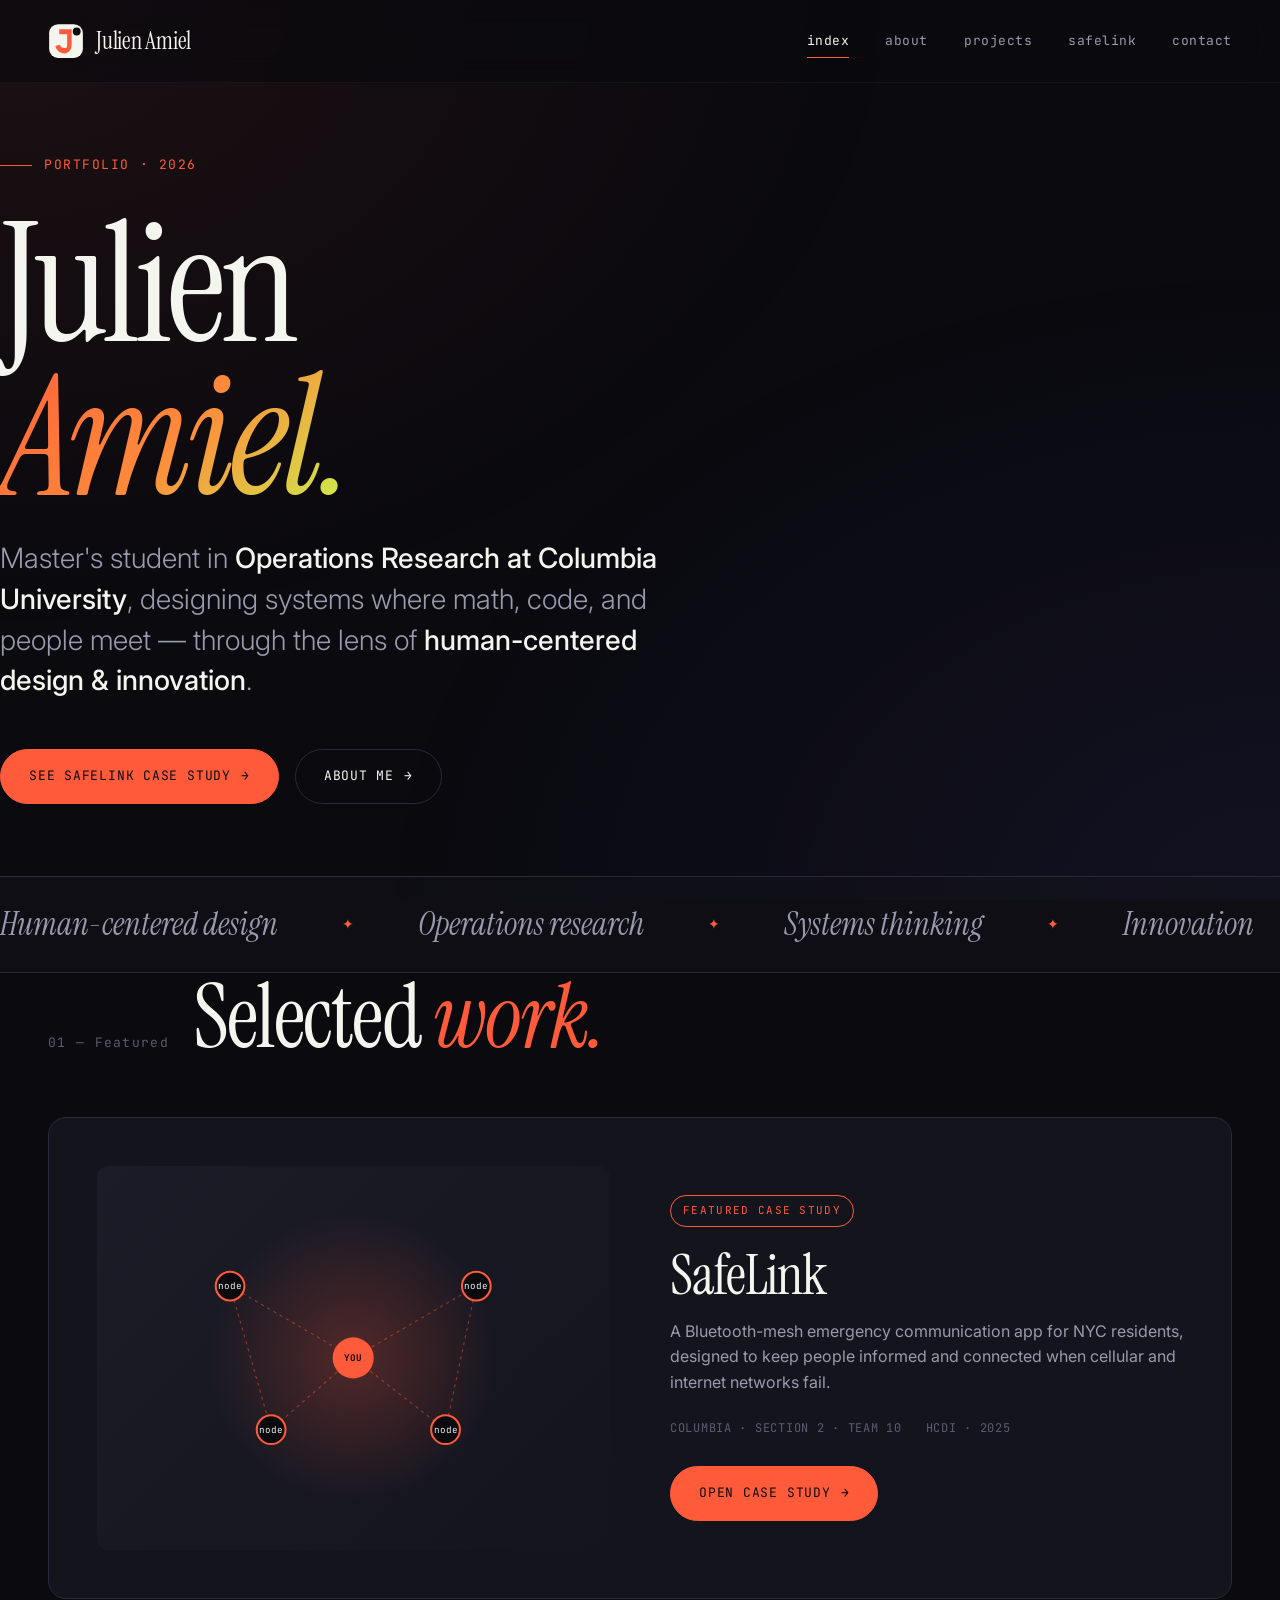
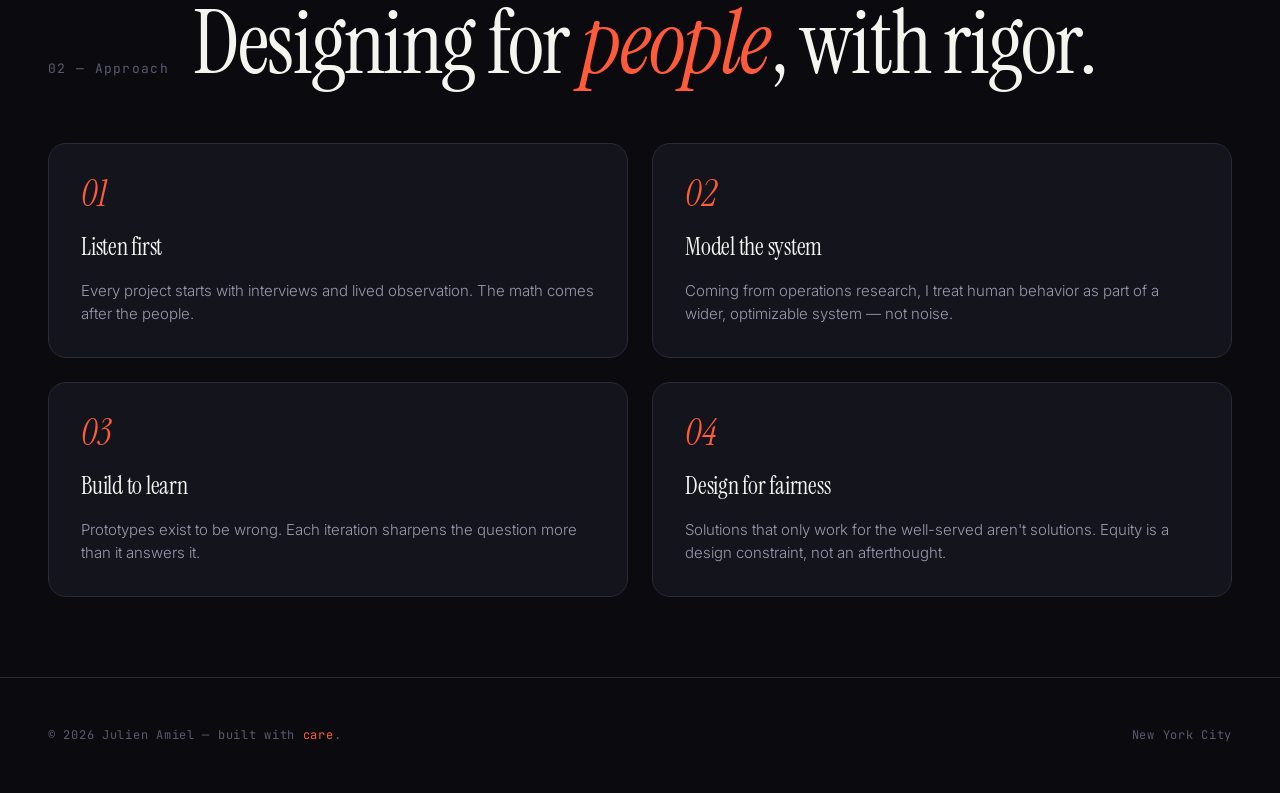
<file: index.html>
<!doctype html>
<html lang="en">
<head>
  <meta charset="utf-8">
  <meta name="viewport" content="width=device-width, initial-scale=1">
  <title>Julien Amiel — Human-Centered Design & Innovation</title>
  <meta name="description" content="Portfolio of Julien Amiel — Master's student in Operations Research at Columbia University. Projects in human-centered design and innovation.">
  <link rel="icon" href="logo.svg" type="image/svg+xml">
  <link rel="stylesheet" href="style.css">
</head>
<body>

<header class="nav">
  <a href="index.html" class="nav__logo" aria-label="Julien Amiel home">
    <svg viewBox="0 0 64 64" fill="none" aria-hidden="true">
      <rect x="2" y="2" width="60" height="60" rx="16" fill="#f5f5f0"/>
      <path d="M20 11 L42 11 L42 39 C42 48 36 54 29 54 C21 54 15 49 13 41 L21 38.5 C22 42 25 44.5 29 44.5 C33 44.5 34 43 34 39 L34 20 L20 20 Z" fill="#ff5b3a"/>
      <circle cx="51" cy="15" r="7" fill="#0a0a0f"/>
    </svg>
    <span>Julien Amiel</span>
  </a>
  <nav class="nav__links">
    <a href="index.html" class="nav__link" aria-current="page">index</a>
    <a href="about.html" class="nav__link">about</a>
    <a href="projects.html" class="nav__link">projects</a>
    <a href="safelink.html" class="nav__link">safelink</a>
    <a href="contact.html" class="nav__link">contact</a>
  </nav>
</header>

<main>
  <section class="hero container">
    <p class="hero__eyebrow fade-in">Portfolio · 2026</p>
    <h1 class="hero__title fade-in delay-1">
      Julien<br>
      <em>Amiel.</em>
    </h1>
    <p class="hero__sub fade-in delay-2">
      Master's student in <strong>Operations Research at Columbia University</strong>,
      designing systems where math, code, and people meet — through the lens of
      <strong>human-centered design & innovation</strong>.
    </p>
    <div class="hero__cta fade-in delay-3">
      <a href="safelink.html" class="btn btn--primary">
        See SafeLink case study <span class="arrow">→</span>
      </a>
      <a href="about.html" class="btn">
        About me <span class="arrow">→</span>
      </a>
    </div>
  </section>

  <div class="marquee" aria-hidden="true">
    <div class="marquee__track">
      <span class="marquee__item">Human-centered design</span>
      <span class="marquee__item">Operations research</span>
      <span class="marquee__item">Systems thinking</span>
      <span class="marquee__item">Innovation</span>
      <span class="marquee__item">Resilient infrastructure</span>
      <span class="marquee__item">Mathematics & code</span>
      <span class="marquee__item">Human-centered design</span>
      <span class="marquee__item">Operations research</span>
      <span class="marquee__item">Systems thinking</span>
      <span class="marquee__item">Innovation</span>
      <span class="marquee__item">Resilient infrastructure</span>
      <span class="marquee__item">Mathematics & code</span>
    </div>
  </div>

  <section class="container">
    <div class="section-head">
      <span class="section-head__num">01 — Featured</span>
      <h2 class="section-head__title">Selected <em>work.</em></h2>
    </div>

    <article class="project-card">
      <div class="project-card__visual" aria-hidden="true">
        <div class="safelink-mock">
          <svg viewBox="0 0 400 300" fill="none">
            <defs>
              <radialGradient id="g1" cx="50%" cy="50%" r="50%">
                <stop offset="0%" stop-color="#ff5b3a" stop-opacity=".25"/>
                <stop offset="100%" stop-color="#ff5b3a" stop-opacity="0"/>
              </radialGradient>
            </defs>
            <!-- Background pulse -->
            <circle cx="200" cy="150" r="140" fill="url(#g1)"/>
            <!-- Mesh nodes -->
            <g stroke="#ff5b3a" stroke-width="1" stroke-dasharray="3,4" opacity=".5">
              <line x1="80" y1="80" x2="200" y2="150"/>
              <line x1="200" y1="150" x2="320" y2="80"/>
              <line x1="200" y1="150" x2="120" y2="220"/>
              <line x1="200" y1="150" x2="290" y2="220"/>
              <line x1="80" y1="80" x2="120" y2="220"/>
              <line x1="320" y1="80" x2="290" y2="220"/>
            </g>
            <g fill="#0a0a0f" stroke="#ff5b3a" stroke-width="2">
              <circle cx="80" cy="80" r="14"/>
              <circle cx="320" cy="80" r="14"/>
              <circle cx="120" cy="220" r="14"/>
              <circle cx="290" cy="220" r="14"/>
            </g>
            <g fill="#ff5b3a">
              <circle cx="200" cy="150" r="20"/>
            </g>
            <g fill="#f5f5f0" font-family="JetBrains Mono, monospace" font-size="9" text-anchor="middle">
              <text x="80" y="83">node</text>
              <text x="320" y="83">node</text>
              <text x="120" y="223">node</text>
              <text x="290" y="223">node</text>
              <text x="200" y="153" fill="#0a0a0f" font-weight="700">YOU</text>
            </g>
          </svg>
        </div>
      </div>
      <div>
        <span class="project-card__tag">Featured Case Study</span>
        <h3 class="project-card__title">SafeLink</h3>
        <p class="project-card__desc">
          A Bluetooth-mesh emergency communication app for NYC residents,
          designed to keep people informed and connected when cellular and
          internet networks fail.
        </p>
        <div class="project-card__meta">
          <span>Columbia · Section 2 · Team 10</span>
          <span>HCDI · 2025</span>
        </div>
        <a href="safelink.html" class="btn btn--primary">
          Open case study <span class="arrow">→</span>
        </a>
      </div>
    </article>
  </section>

  <section class="container">
    <div class="section-head">
      <span class="section-head__num">02 — Approach</span>
      <h2 class="section-head__title">Designing for <em>people</em>, with rigor.</h2>
    </div>
    <div class="pillars">
      <div class="pillar">
        <div class="pillar__num">01</div>
        <h3>Listen first</h3>
        <p>Every project starts with interviews and lived observation. The math comes after the people.</p>
      </div>
      <div class="pillar">
        <div class="pillar__num">02</div>
        <h3>Model the system</h3>
        <p>Coming from operations research, I treat human behavior as part of a wider, optimizable system — not noise.</p>
      </div>
      <div class="pillar">
        <div class="pillar__num">03</div>
        <h3>Build to learn</h3>
        <p>Prototypes exist to be wrong. Each iteration sharpens the question more than it answers it.</p>
      </div>
      <div class="pillar">
        <div class="pillar__num">04</div>
        <h3>Design for fairness</h3>
        <p>Solutions that only work for the well-served aren't solutions. Equity is a design constraint, not an afterthought.</p>
      </div>
    </div>
  </section>
</main>

<footer class="footer">
  <div class="container footer__inner">
    <p class="footer__copyright">© 2026 Julien Amiel — built with <em>care</em>.</p>
    <p>New York City</p>
  </div>
</footer>

</body>
</html>
</file>
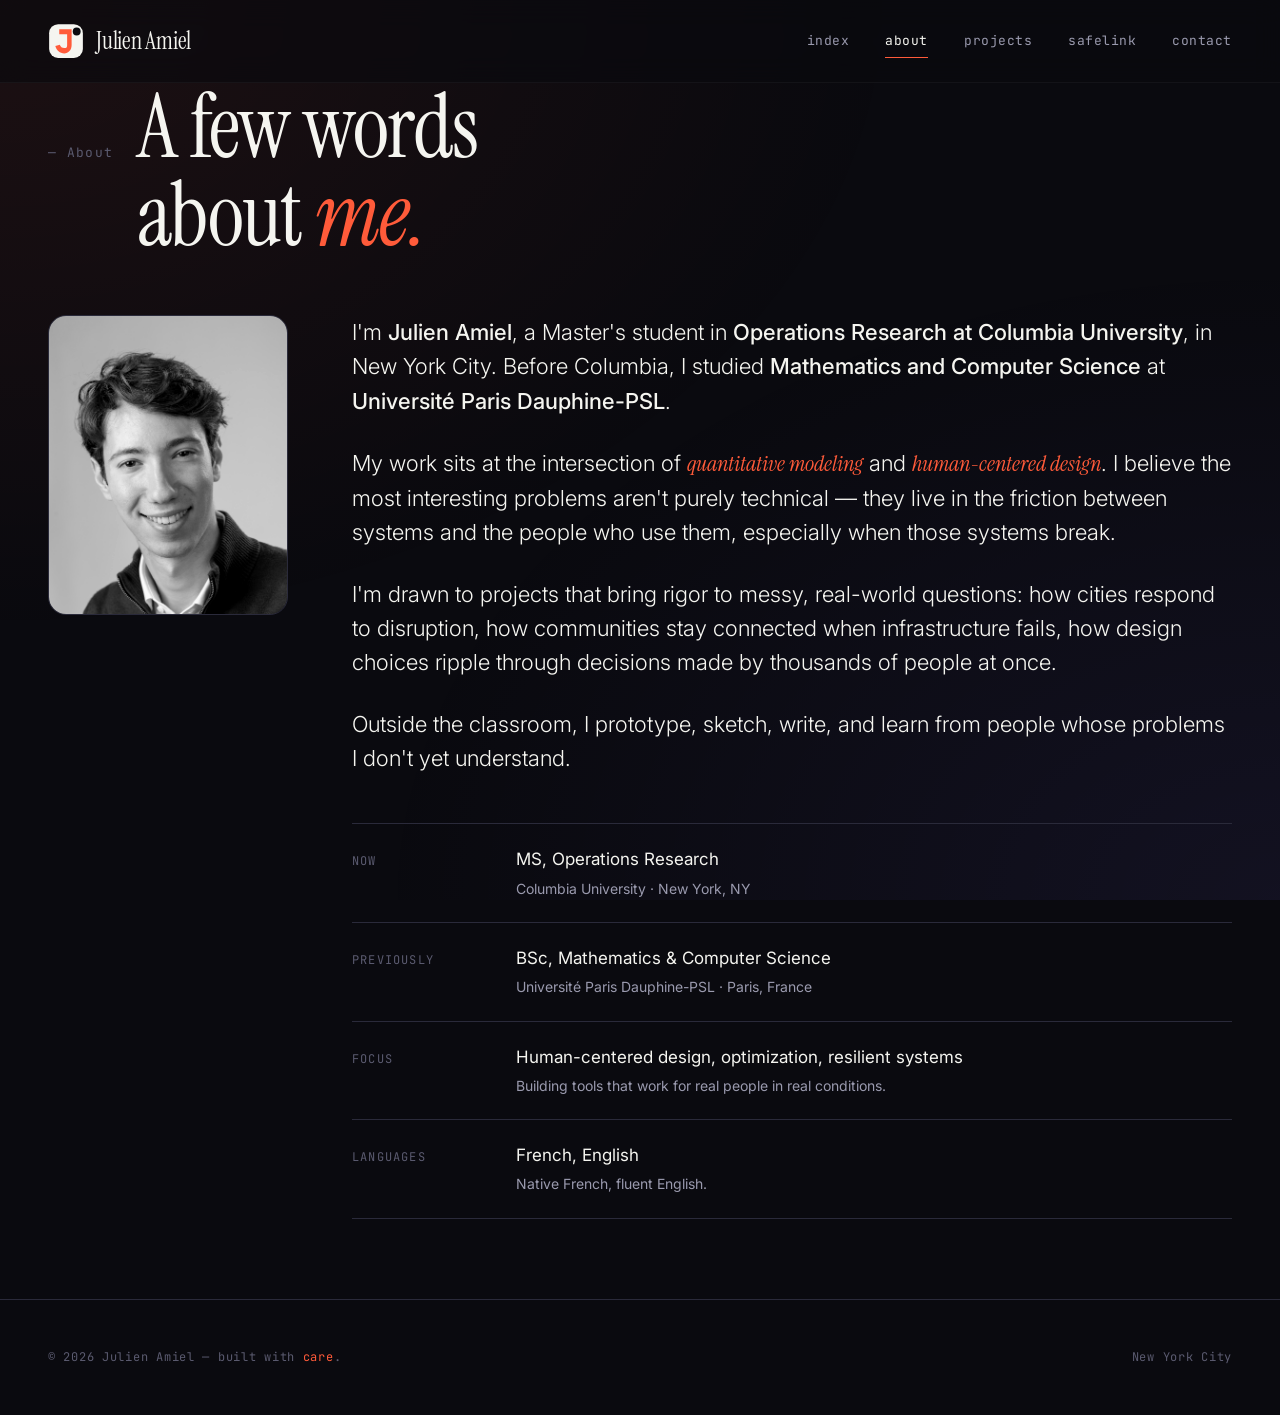
<file: about.html>
<!doctype html>
<html lang="en">
<head>
  <meta charset="utf-8">
  <meta name="viewport" content="width=device-width, initial-scale=1">
  <title>About — Julien Amiel</title>
  <meta name="description" content="About Julien Amiel — Master's student in Operations Research at Columbia University, with a Bachelor's in Mathematics & Computer Science from Université Paris Dauphine-PSL.">
  <link rel="icon" href="logo.svg" type="image/svg+xml">
  <link rel="stylesheet" href="style.css">
</head>
<body>

<header class="nav">
  <a href="index.html" class="nav__logo" aria-label="Julien Amiel home">
    <svg viewBox="0 0 64 64" fill="none" aria-hidden="true">
      <rect x="2" y="2" width="60" height="60" rx="16" fill="#f5f5f0"/>
      <path d="M20 11 L42 11 L42 39 C42 48 36 54 29 54 C21 54 15 49 13 41 L21 38.5 C22 42 25 44.5 29 44.5 C33 44.5 34 43 34 39 L34 20 L20 20 Z" fill="#ff5b3a"/>
      <circle cx="51" cy="15" r="7" fill="#0a0a0f"/>
    </svg>
    <span>Julien Amiel</span>
  </a>
  <nav class="nav__links">
    <a href="index.html" class="nav__link">index</a>
    <a href="about.html" class="nav__link" aria-current="page">about</a>
    <a href="projects.html" class="nav__link">projects</a>
    <a href="safelink.html" class="nav__link">safelink</a>
    <a href="contact.html" class="nav__link">contact</a>
  </nav>
</header>

<main>
  <section class="container">
    <div class="section-head">
      <span class="section-head__num">— About</span>
      <h1 class="section-head__title">A few words<br>about <em>me.</em></h1>
    </div>

    <div class="about">
      <div class="about__photo">
        <img src="julien.jpg" alt="Portrait of Julien Amiel">
      </div>
      <div class="about__body">
        <p>
          I'm <strong>Julien Amiel</strong>, a Master's student in
          <strong>Operations Research at Columbia University</strong>, in New York City.
          Before Columbia, I studied <strong>Mathematics and Computer Science</strong> at
          <strong>Université Paris Dauphine-PSL</strong>.
        </p>
        <p>
          My work sits at the intersection of <em>quantitative modeling</em> and
          <em>human-centered design</em>. I believe the most interesting problems
          aren't purely technical — they live in the friction between systems and the
          people who use them, especially when those systems break.
        </p>
        <p>
          I'm drawn to projects that bring rigor to messy, real-world questions:
          how cities respond to disruption, how communities stay connected when
          infrastructure fails, how design choices ripple through decisions made
          by thousands of people at once.
        </p>
        <p>
          Outside the classroom, I prototype, sketch, write, and learn from people
          whose problems I don't yet understand.
        </p>

        <ul class="about__list">
          <li>
            <span>Now</span>
            <div>
              MS, Operations Research
              <small>Columbia University · New York, NY</small>
            </div>
          </li>
          <li>
            <span>Previously</span>
            <div>
              BSc, Mathematics & Computer Science
              <small>Université Paris Dauphine-PSL · Paris, France</small>
            </div>
          </li>
          <li>
            <span>Focus</span>
            <div>
              Human-centered design, optimization, resilient systems
              <small>Building tools that work for real people in real conditions.</small>
            </div>
          </li>
          <li>
            <span>Languages</span>
            <div>
              French, English
              <small>Native French, fluent English.</small>
            </div>
          </li>
        </ul>
      </div>
    </div>
  </section>
</main>

<footer class="footer">
  <div class="container footer__inner">
    <p class="footer__copyright">© 2026 Julien Amiel — built with <em>care</em>.</p>
    <p>New York City</p>
  </div>
</footer>

</body>
</html>
</file>
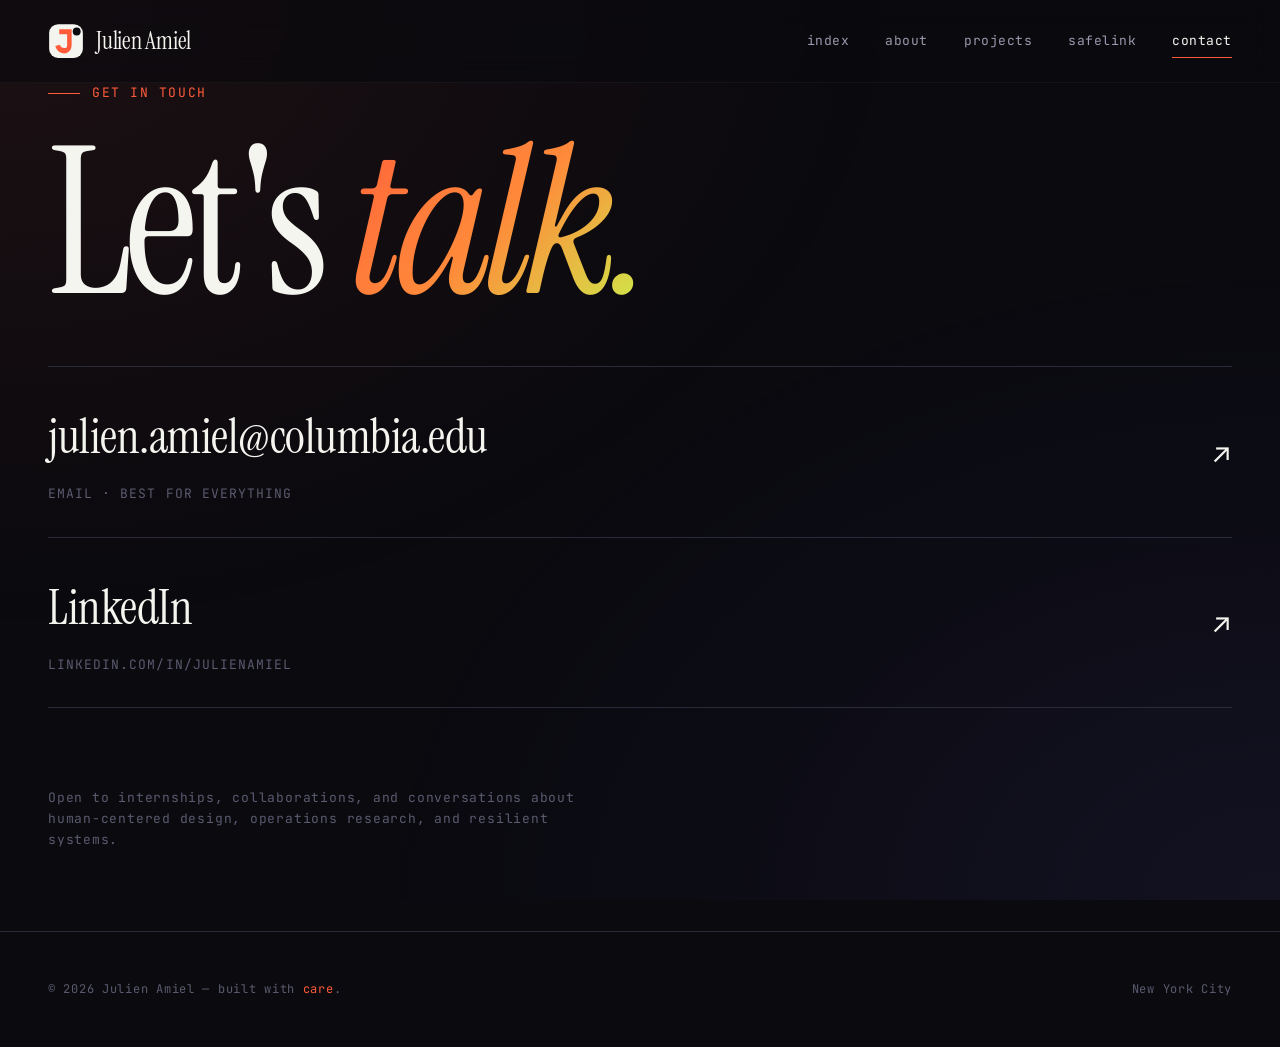
<file: contact.html>
<!doctype html>
<html lang="en">
<head>
  <meta charset="utf-8">
  <meta name="viewport" content="width=device-width, initial-scale=1">
  <title>Contact — Julien Amiel</title>
  <meta name="description" content="Get in touch with Julien Amiel — Master's student in Operations Research at Columbia University.">
  <link rel="icon" href="logo.svg" type="image/svg+xml">
  <link rel="stylesheet" href="style.css">
</head>
<body>

<header class="nav">
  <a href="index.html" class="nav__logo" aria-label="Julien Amiel home">
    <svg viewBox="0 0 64 64" fill="none" aria-hidden="true">
      <rect x="2" y="2" width="60" height="60" rx="16" fill="#f5f5f0"/>
      <path d="M20 11 L42 11 L42 39 C42 48 36 54 29 54 C21 54 15 49 13 41 L21 38.5 C22 42 25 44.5 29 44.5 C33 44.5 34 43 34 39 L34 20 L20 20 Z" fill="#ff5b3a"/>
      <circle cx="51" cy="15" r="7" fill="#0a0a0f"/>
    </svg>
    <span>Julien Amiel</span>
  </a>
  <nav class="nav__links">
    <a href="index.html" class="nav__link">index</a>
    <a href="about.html" class="nav__link">about</a>
    <a href="projects.html" class="nav__link">projects</a>
    <a href="safelink.html" class="nav__link">safelink</a>
    <a href="contact.html" class="nav__link" aria-current="page">contact</a>
  </nav>
</header>

<main>
  <section class="contact container">
    <p class="hero__eyebrow">Get in touch</p>
    <h1 class="contact__title">Let's <em>talk.</em></h1>

    <ul class="contact__list">
      <li>
        <a href="mailto:julien.amiel@columbia.edu">
          <span>
            julien.amiel@columbia.edu
            <small style="display:block; margin-top:8px;">Email · best for everything</small>
          </span>
          <span class="arrow">↗</span>
        </a>
      </li>
      <li>
        <a href="https://www.linkedin.com/in/julienamiel/" target="_blank" rel="noopener">
          <span>
            LinkedIn
            <small style="display:block; margin-top:8px;">linkedin.com/in/julienamiel</small>
          </span>
          <span class="arrow">↗</span>
        </a>
      </li>
    </ul>

    <p style="margin-top:80px; font-family:var(--mono); font-size:13px; color:var(--text-faint); letter-spacing:.06em; max-width:560px; line-height:1.6;">
      Open to internships, collaborations, and conversations about
      human-centered design, operations research, and resilient systems.
    </p>
  </section>
</main>

<footer class="footer">
  <div class="container footer__inner">
    <p class="footer__copyright">© 2026 Julien Amiel — built with <em>care</em>.</p>
    <p>New York City</p>
  </div>
</footer>

</body>
</html>
</file>
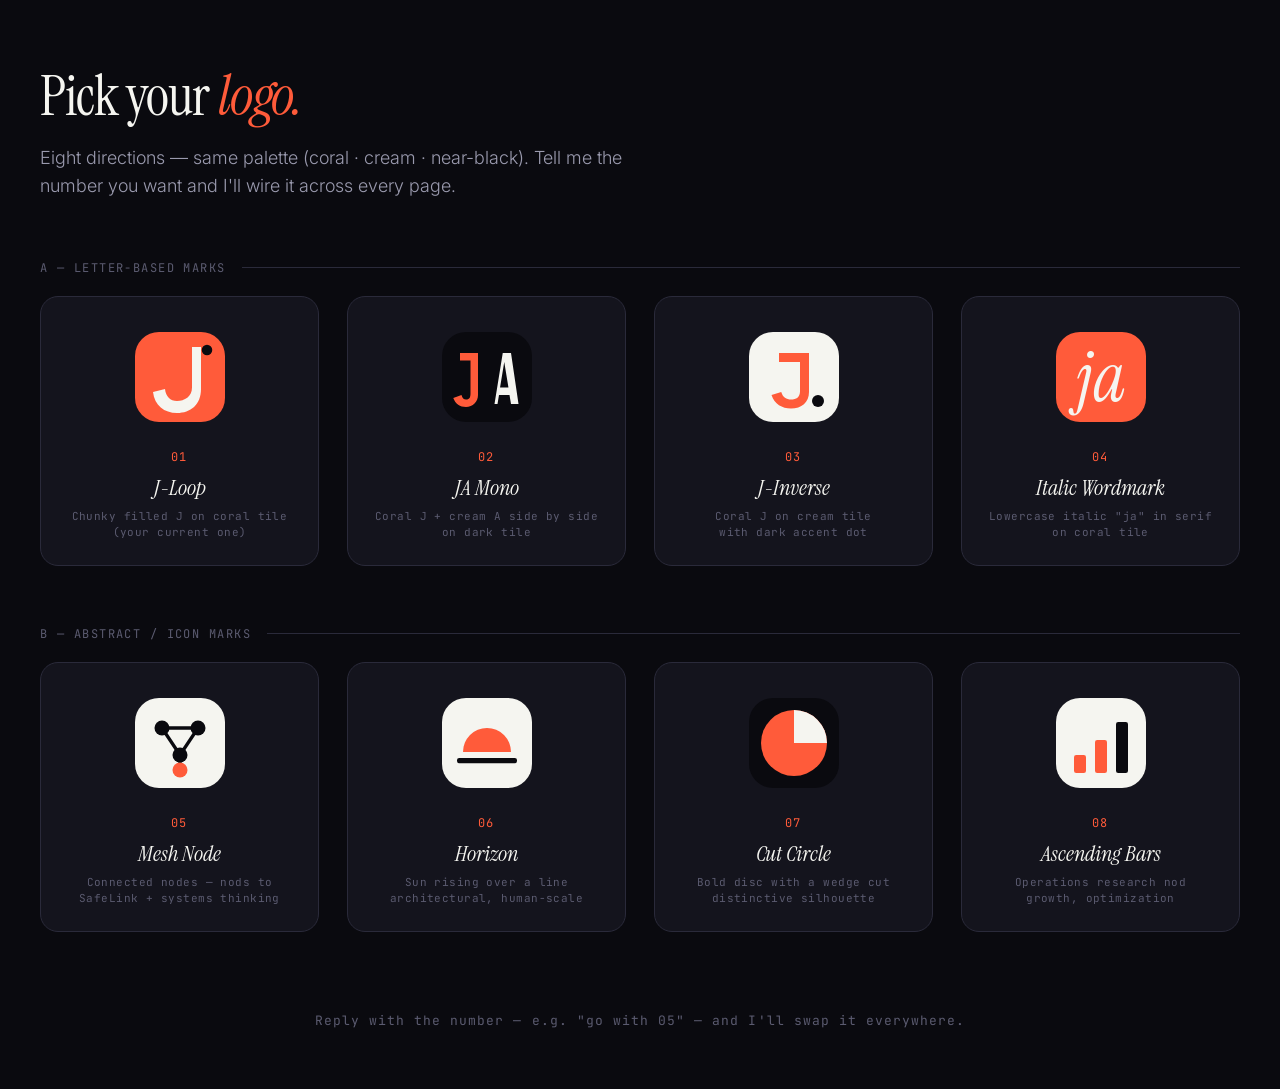
<file: logo-options.html>
<!doctype html>
<html lang="en">
<head>
<meta charset="utf-8">
<meta name="viewport" content="width=device-width, initial-scale=1">
<title>Logo options — Julien Amiel</title>
<style>
@import url('https://fonts.googleapis.com/css2?family=Instrument+Serif:ital@0;1&family=Inter:wght@300;400;500;600&family=JetBrains+Mono:wght@400;500&display=swap');
* { box-sizing: border-box; margin: 0; padding: 0; }
body {
  background: #0a0a0f;
  color: #f5f5f0;
  font-family: 'Inter', system-ui, sans-serif;
  padding: 60px 40px;
  min-height: 100vh;
}
h1 {
  font-family: 'Instrument Serif', serif;
  font-weight: 400;
  font-size: 56px;
  letter-spacing: -.02em;
  margin-bottom: 12px;
}
h1 em { color: #ff5b3a; font-style: italic; }
p.lede {
  color: #9a9aae;
  font-size: 18px;
  max-width: 640px;
  margin-bottom: 56px;
  line-height: 1.55;
  font-weight: 300;
}
.grid {
  display: grid;
  grid-template-columns: repeat(4, 1fr);
  gap: 28px;
  max-width: 1280px;
  margin: 0 auto;
}
@media (max-width: 980px) { .grid { grid-template-columns: repeat(2, 1fr); } }
@media (max-width: 540px) { .grid { grid-template-columns: 1fr; } }
.tile {
  background: #14141d;
  border: 1px solid #2a2a3a;
  border-radius: 18px;
  padding: 32px 24px 24px;
  text-align: center;
  transition: border-color .35s ease, transform .35s ease;
}
.tile:hover {
  border-color: rgba(255, 91, 58, .5);
  transform: translateY(-3px);
}
.tile__logo {
  width: 96px; height: 96px;
  margin: 0 auto 24px;
  display: block;
}
.tile__num {
  font-family: 'JetBrains Mono', monospace;
  font-size: 12px;
  letter-spacing: .12em;
  color: #ff5b3a;
  margin-bottom: 8px;
}
.tile__name {
  font-family: 'Instrument Serif', serif;
  font-style: italic;
  font-size: 22px;
  color: #f5f5f0;
  margin-bottom: 6px;
}
.tile__desc {
  font-family: 'JetBrains Mono', monospace;
  font-size: 11px;
  color: #5b5b70;
  letter-spacing: .04em;
  line-height: 1.5;
}
.row-meta {
  font-family: 'JetBrains Mono', monospace;
  font-size: 12px;
  color: #5b5b70;
  letter-spacing: .12em;
  text-transform: uppercase;
  margin: 60px 0 20px;
  display: flex; align-items: center; gap: 16px;
}
.row-meta::after { content: ""; flex: 1; height: 1px; background: #2a2a3a; }
</style>
</head>
<body>

<h1>Pick your <em>logo.</em></h1>
<p class="lede">Eight directions — same palette (coral · cream · near-black). Tell me the number you want and I'll wire it across every page.</p>

<div class="row-meta">A — Letter-based marks</div>
<div class="grid">

  <div class="tile">
    <svg class="tile__logo" viewBox="0 0 64 64" fill="none" xmlns="http://www.w3.org/2000/svg">
      <rect x="2" y="2" width="60" height="60" rx="16" fill="#ff5b3a"/>
      <path d="M40 12 H46 V40 C46 50.5 39 56 30 56 C21.5 56 15 51 14 42 L22 40 C22.5 45 25.5 48 30 48 C35 48 40 45 40 39 Z" fill="#f5f5f0"/>
      <circle cx="50" cy="14" r="3.5" fill="#0a0a0f"/>
    </svg>
    <p class="tile__num">01</p>
    <p class="tile__name">J-Loop</p>
    <p class="tile__desc">Chunky filled J on coral tile<br>(your current one)</p>
  </div>

  <div class="tile">
    <svg class="tile__logo" viewBox="0 0 64 64" fill="none" xmlns="http://www.w3.org/2000/svg">
      <rect x="2" y="2" width="60" height="60" rx="16" fill="#0a0a0f"/>
      <path d="M14 16 L26 16 L26 44 C26 48.5 22.5 52 18 52 C14 52 11 50 9.5 46 L15 44 C15.5 46 16.5 47 18 47 C20 47 21 46 21 43 L21 21 L14 21 Z" fill="#ff5b3a"/>
      <path d="M37 50 L42.5 16 L48 16 L53 50 L48 50 L47 44 L40 44 L39 50 Z M40.7 39 L46.3 39 L43.5 22 Z" fill="#f5f5f0"/>
    </svg>
    <p class="tile__num">02</p>
    <p class="tile__name">JA Mono</p>
    <p class="tile__desc">Coral J + cream A side by side<br>on dark tile</p>
  </div>

  <div class="tile">
    <svg class="tile__logo" viewBox="0 0 64 64" fill="none" xmlns="http://www.w3.org/2000/svg">
      <rect x="2" y="2" width="60" height="60" rx="16" fill="#f5f5f0"/>
      <path d="M22 16 L42 16 L42 42 C42 49 37 53 30 53 C24 53 19 50 17 44 L23.5 42 C24.5 45.5 27 47 30 47 C33.5 47 36 45.5 36 41.5 L36 22 L22 22 Z" fill="#ff5b3a"/>
      <circle cx="48" cy="48" r="4" fill="#0a0a0f"/>
    </svg>
    <p class="tile__num">03</p>
    <p class="tile__name">J-Inverse</p>
    <p class="tile__desc">Coral J on cream tile<br>with dark accent dot</p>
  </div>

  <div class="tile">
    <svg class="tile__logo" viewBox="0 0 64 64" fill="none" xmlns="http://www.w3.org/2000/svg">
      <rect x="2" y="2" width="60" height="60" rx="16" fill="#ff5b3a"/>
      <text x="32" y="48" text-anchor="middle" font-family="Instrument Serif, Times, serif" font-size="46" font-style="italic" fill="#f5f5f0">ja</text>
    </svg>
    <p class="tile__num">04</p>
    <p class="tile__name">Italic Wordmark</p>
    <p class="tile__desc">Lowercase italic "ja" in serif<br>on coral tile</p>
  </div>

</div>

<div class="row-meta">B — Abstract / icon marks</div>
<div class="grid">

  <div class="tile">
    <svg class="tile__logo" viewBox="0 0 64 64" fill="none" xmlns="http://www.w3.org/2000/svg">
      <rect x="2" y="2" width="60" height="60" rx="16" fill="#f5f5f0"/>
      <g stroke="#0a0a0f" stroke-width="2.2" fill="#0a0a0f">
        <line x1="20" y1="22" x2="44" y2="22" stroke-linecap="round"/>
        <line x1="20" y1="22" x2="32" y2="40" stroke-linecap="round"/>
        <line x1="44" y1="22" x2="32" y2="40" stroke-linecap="round"/>
        <line x1="32" y1="40" x2="32" y2="50" stroke-linecap="round"/>
      </g>
      <circle cx="20" cy="22" r="5" fill="#0a0a0f"/>
      <circle cx="44" cy="22" r="5" fill="#0a0a0f"/>
      <circle cx="32" cy="40" r="5" fill="#0a0a0f"/>
      <circle cx="32" cy="50" r="5" fill="#ff5b3a"/>
    </svg>
    <p class="tile__num">05</p>
    <p class="tile__name">Mesh Node</p>
    <p class="tile__desc">Connected nodes — nods to<br>SafeLink + systems thinking</p>
  </div>

  <div class="tile">
    <svg class="tile__logo" viewBox="0 0 64 64" fill="none" xmlns="http://www.w3.org/2000/svg">
      <rect x="2" y="2" width="60" height="60" rx="16" fill="#f5f5f0"/>
      <path d="M16 38 A 16 16 0 0 1 48 38 Z" fill="#ff5b3a"/>
      <rect x="12" y="42" width="40" height="3.5" rx="1.5" fill="#0a0a0f"/>
    </svg>
    <p class="tile__num">06</p>
    <p class="tile__name">Horizon</p>
    <p class="tile__desc">Sun rising over a line<br>architectural, human-scale</p>
  </div>

  <div class="tile">
    <svg class="tile__logo" viewBox="0 0 64 64" fill="none" xmlns="http://www.w3.org/2000/svg">
      <rect x="2" y="2" width="60" height="60" rx="16" fill="#0a0a0f"/>
      <circle cx="32" cy="32" r="22" fill="#ff5b3a"/>
      <path d="M32 10 A 22 22 0 0 1 54 32 L 32 32 Z" fill="#f5f5f0"/>
    </svg>
    <p class="tile__num">07</p>
    <p class="tile__name">Cut Circle</p>
    <p class="tile__desc">Bold disc with a wedge cut<br>distinctive silhouette</p>
  </div>

  <div class="tile">
    <svg class="tile__logo" viewBox="0 0 64 64" fill="none" xmlns="http://www.w3.org/2000/svg">
      <rect x="2" y="2" width="60" height="60" rx="16" fill="#f5f5f0"/>
      <rect x="14" y="40" width="8" height="12" rx="1.5" fill="#ff5b3a"/>
      <rect x="28" y="30" width="8" height="22" rx="1.5" fill="#ff5b3a"/>
      <rect x="42" y="18" width="8" height="34" rx="1.5" fill="#0a0a0f"/>
    </svg>
    <p class="tile__num">08</p>
    <p class="tile__name">Ascending Bars</p>
    <p class="tile__desc">Operations research nod<br>growth, optimization</p>
  </div>

</div>

<p style="margin-top:80px; text-align:center; font-family:'JetBrains Mono', monospace; font-size:13px; color:#5b5b70; letter-spacing:.08em;">
  Reply with the number — e.g. "go with 05" — and I'll swap it everywhere.
</p>

</body>
</html>
</file>
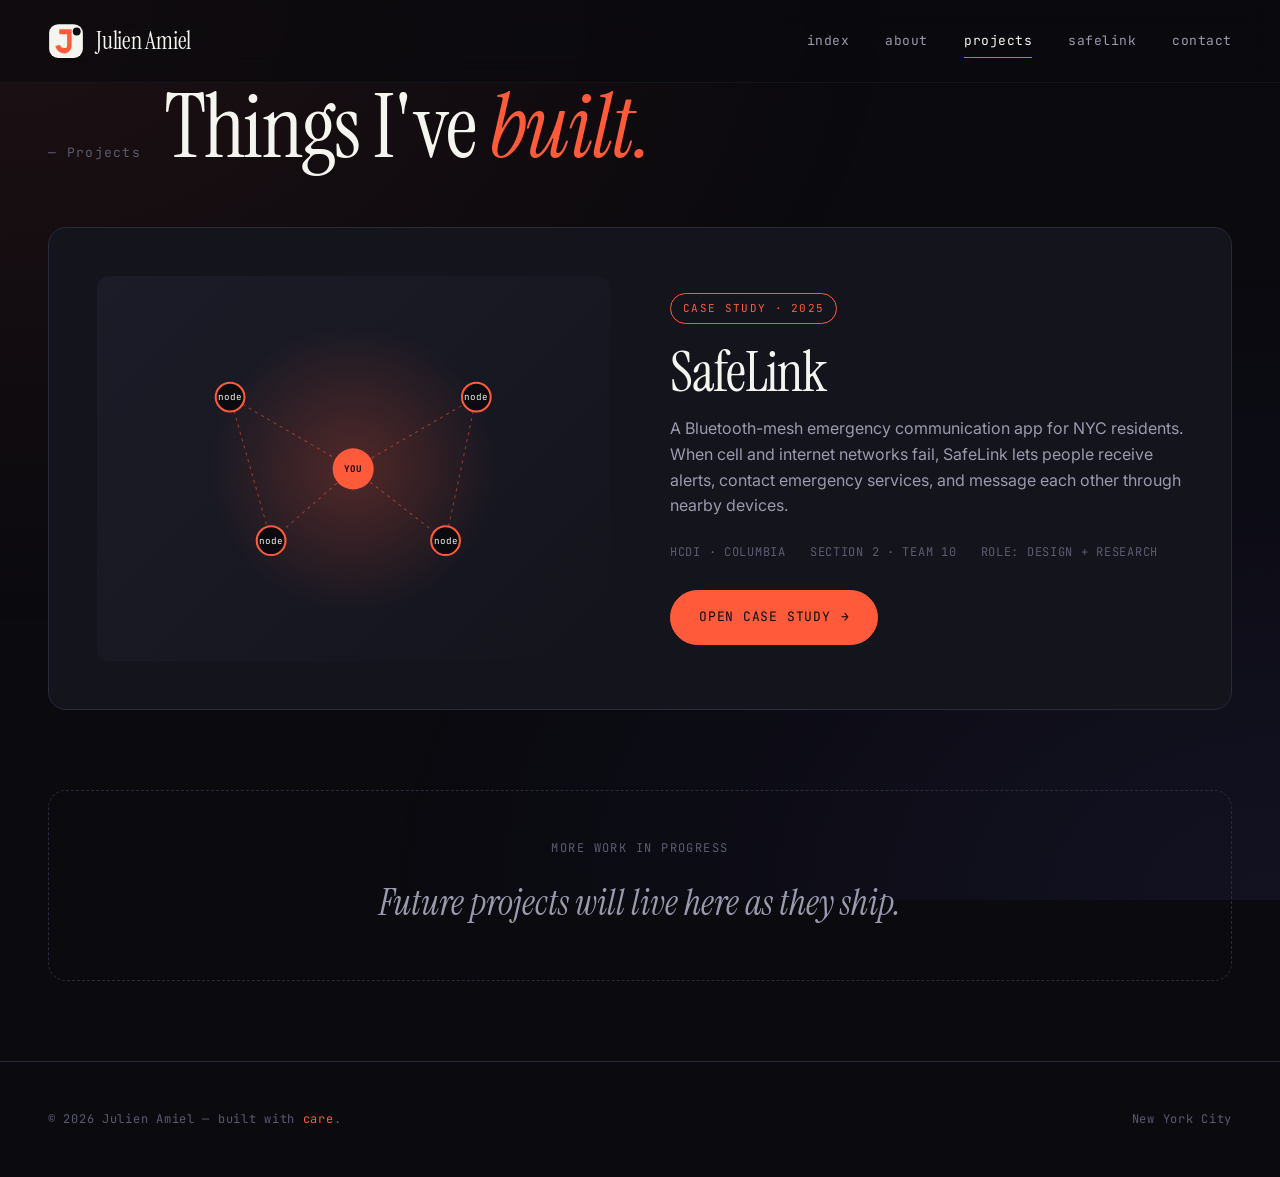
<file: projects.html>
<!doctype html>
<html lang="en">
<head>
  <meta charset="utf-8">
  <meta name="viewport" content="width=device-width, initial-scale=1">
  <title>Projects — Julien Amiel</title>
  <meta name="description" content="Projects by Julien Amiel — human-centered design and innovation work, including the SafeLink Bluetooth-mesh emergency communication app.">
  <link rel="icon" href="logo.svg" type="image/svg+xml">
  <link rel="stylesheet" href="style.css">
</head>
<body>

<header class="nav">
  <a href="index.html" class="nav__logo" aria-label="Julien Amiel home">
    <svg viewBox="0 0 64 64" fill="none" aria-hidden="true">
      <rect x="2" y="2" width="60" height="60" rx="16" fill="#f5f5f0"/>
      <path d="M20 11 L42 11 L42 39 C42 48 36 54 29 54 C21 54 15 49 13 41 L21 38.5 C22 42 25 44.5 29 44.5 C33 44.5 34 43 34 39 L34 20 L20 20 Z" fill="#ff5b3a"/>
      <circle cx="51" cy="15" r="7" fill="#0a0a0f"/>
    </svg>
    <span>Julien Amiel</span>
  </a>
  <nav class="nav__links">
    <a href="index.html" class="nav__link">index</a>
    <a href="about.html" class="nav__link">about</a>
    <a href="projects.html" class="nav__link" aria-current="page">projects</a>
    <a href="safelink.html" class="nav__link">safelink</a>
    <a href="contact.html" class="nav__link">contact</a>
  </nav>
</header>

<main>
  <section class="container">
    <div class="section-head">
      <span class="section-head__num">— Projects</span>
      <h1 class="section-head__title">Things I've <em>built.</em></h1>
    </div>

    <article class="project-card">
      <div class="project-card__visual" aria-hidden="true">
        <div class="safelink-mock">
          <svg viewBox="0 0 400 300" fill="none">
            <defs>
              <radialGradient id="g2" cx="50%" cy="50%" r="50%">
                <stop offset="0%" stop-color="#ff5b3a" stop-opacity=".25"/>
                <stop offset="100%" stop-color="#ff5b3a" stop-opacity="0"/>
              </radialGradient>
            </defs>
            <circle cx="200" cy="150" r="140" fill="url(#g2)"/>
            <g stroke="#ff5b3a" stroke-width="1" stroke-dasharray="3,4" opacity=".5">
              <line x1="80" y1="80" x2="200" y2="150"/>
              <line x1="200" y1="150" x2="320" y2="80"/>
              <line x1="200" y1="150" x2="120" y2="220"/>
              <line x1="200" y1="150" x2="290" y2="220"/>
              <line x1="80" y1="80" x2="120" y2="220"/>
              <line x1="320" y1="80" x2="290" y2="220"/>
            </g>
            <g fill="#0a0a0f" stroke="#ff5b3a" stroke-width="2">
              <circle cx="80" cy="80" r="14"/>
              <circle cx="320" cy="80" r="14"/>
              <circle cx="120" cy="220" r="14"/>
              <circle cx="290" cy="220" r="14"/>
            </g>
            <circle cx="200" cy="150" r="20" fill="#ff5b3a"/>
            <g fill="#f5f5f0" font-family="JetBrains Mono, monospace" font-size="9" text-anchor="middle">
              <text x="80" y="83">node</text>
              <text x="320" y="83">node</text>
              <text x="120" y="223">node</text>
              <text x="290" y="223">node</text>
              <text x="200" y="153" fill="#0a0a0f" font-weight="700">YOU</text>
            </g>
          </svg>
        </div>
      </div>
      <div>
        <span class="project-card__tag">Case Study · 2025</span>
        <h3 class="project-card__title">SafeLink</h3>
        <p class="project-card__desc">
          A Bluetooth-mesh emergency communication app for NYC residents.
          When cell and internet networks fail, SafeLink lets people receive
          alerts, contact emergency services, and message each other through
          nearby devices.
        </p>
        <div class="project-card__meta">
          <span>HCDI · Columbia</span>
          <span>Section 2 · Team 10</span>
          <span>Role: design + research</span>
        </div>
        <a href="safelink.html" class="btn btn--primary">
          Open case study <span class="arrow">→</span>
        </a>
      </div>
    </article>

    <div style="margin-top:80px; padding:48px; border:1px dashed var(--line); border-radius:var(--radius); text-align:center;">
      <p style="font-family:var(--mono); font-size:12px; letter-spacing:.12em; text-transform:uppercase; color:var(--text-faint); margin-bottom:16px;">
        More work in progress
      </p>
      <p style="font-family:var(--serif); font-size:clamp(24px, 3vw, 36px); font-style:italic; color:var(--text-dim); max-width:540px; margin:0 auto;">
        Future projects will live here as they ship.
      </p>
    </div>
  </section>
</main>

<footer class="footer">
  <div class="container footer__inner">
    <p class="footer__copyright">© 2026 Julien Amiel — built with <em>care</em>.</p>
    <p>New York City</p>
  </div>
</footer>

</body>
</html>
</file>
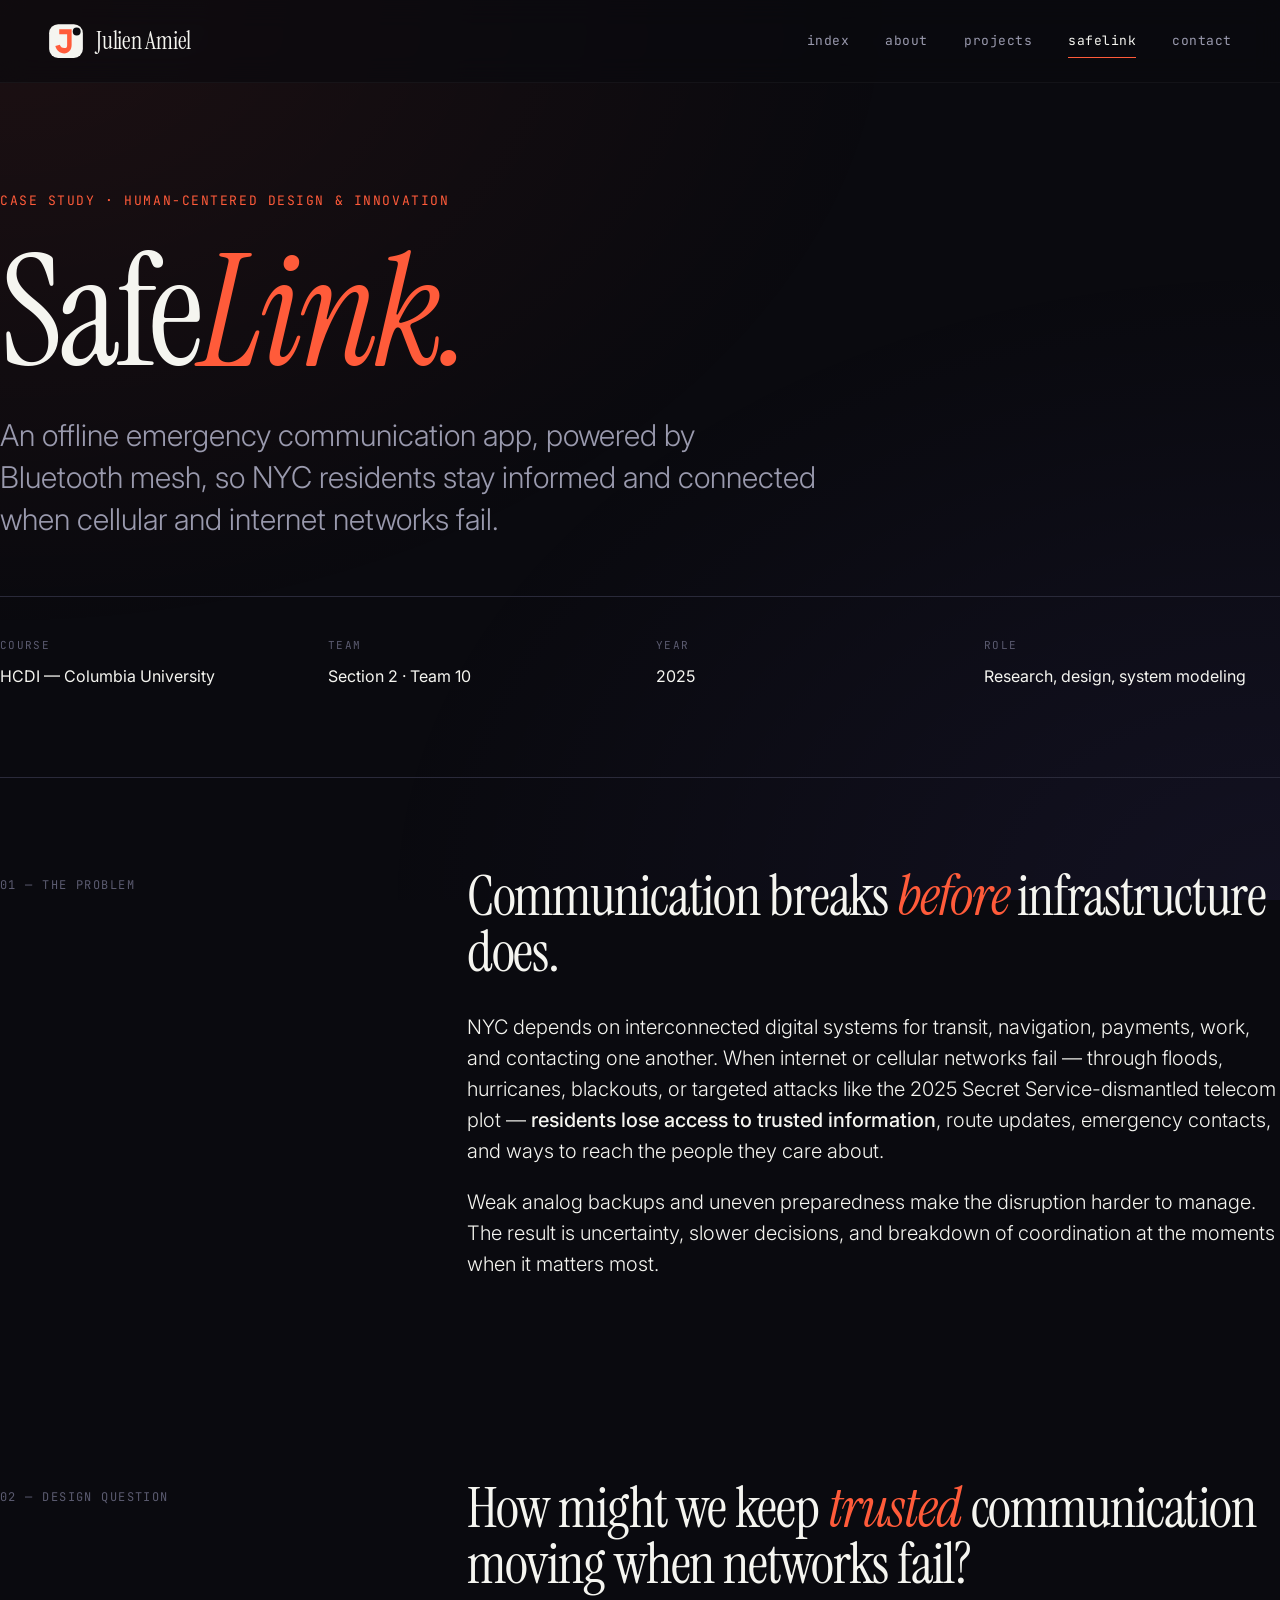
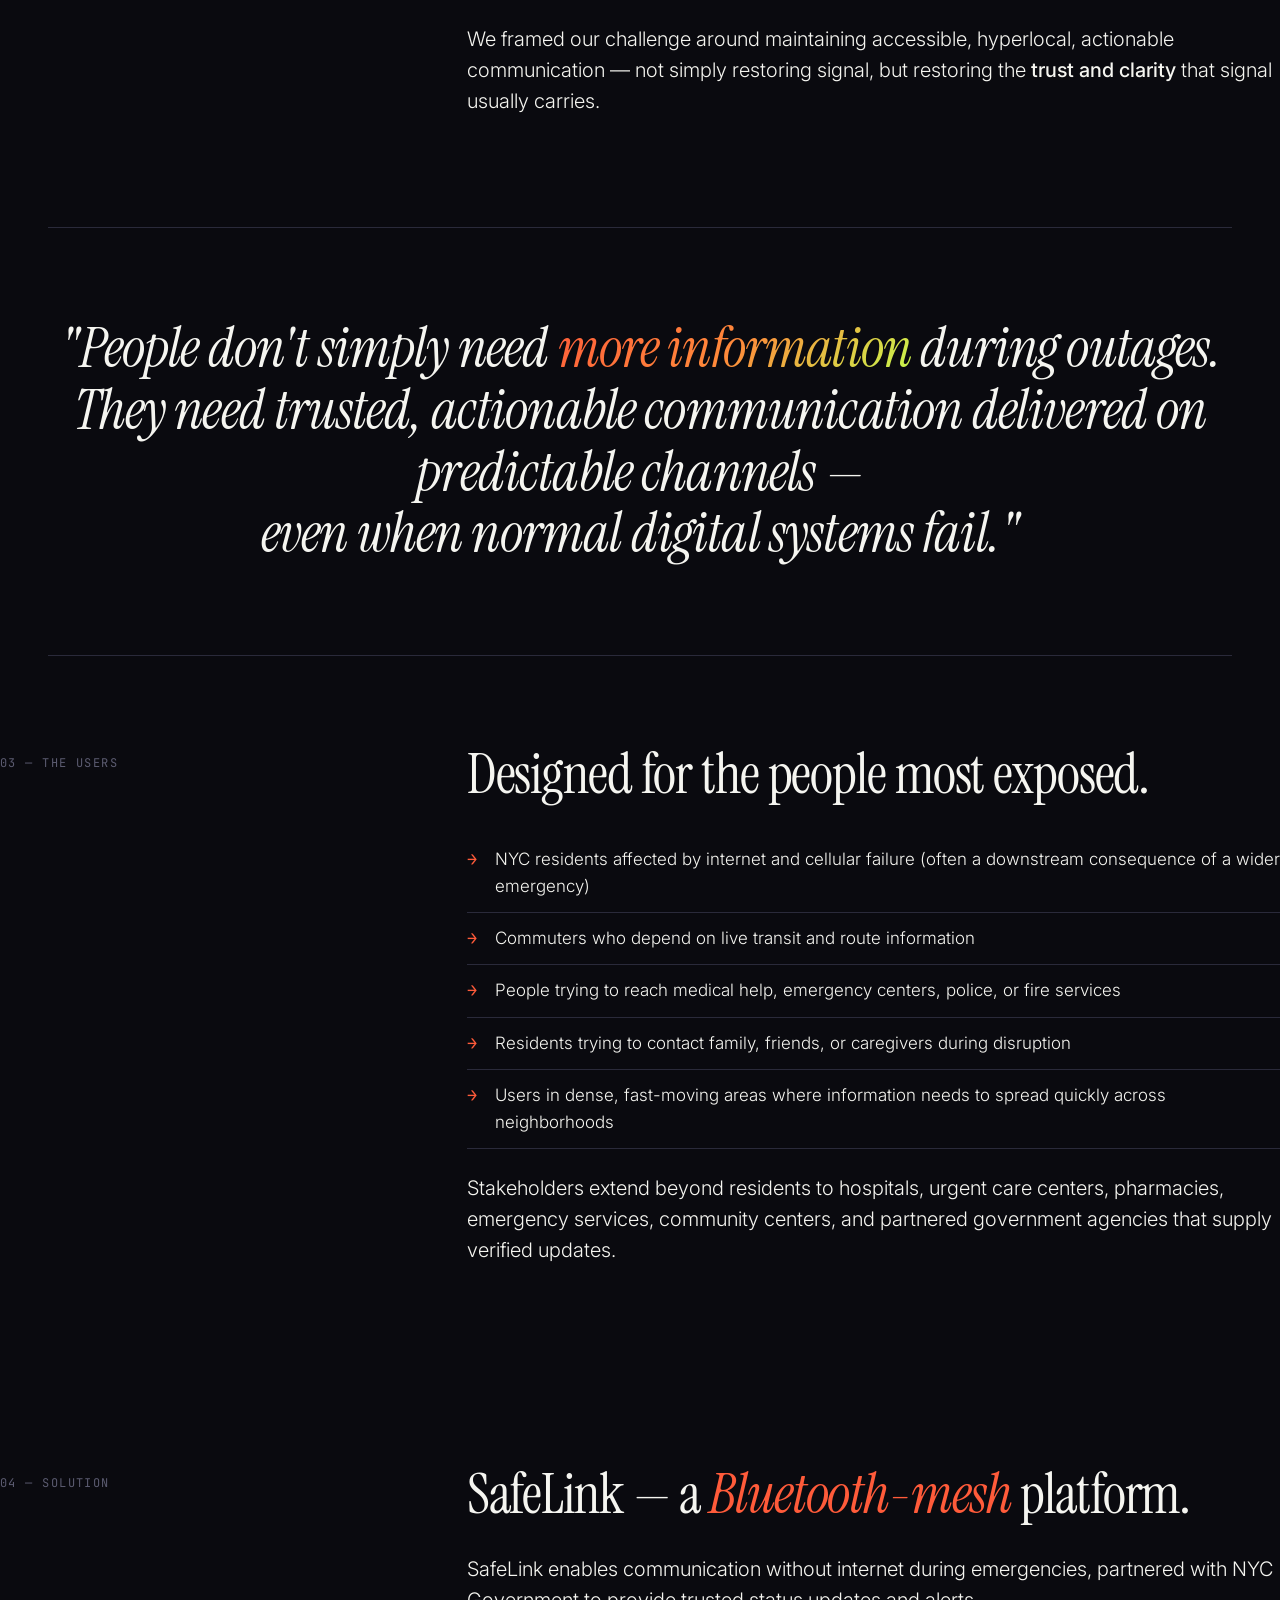
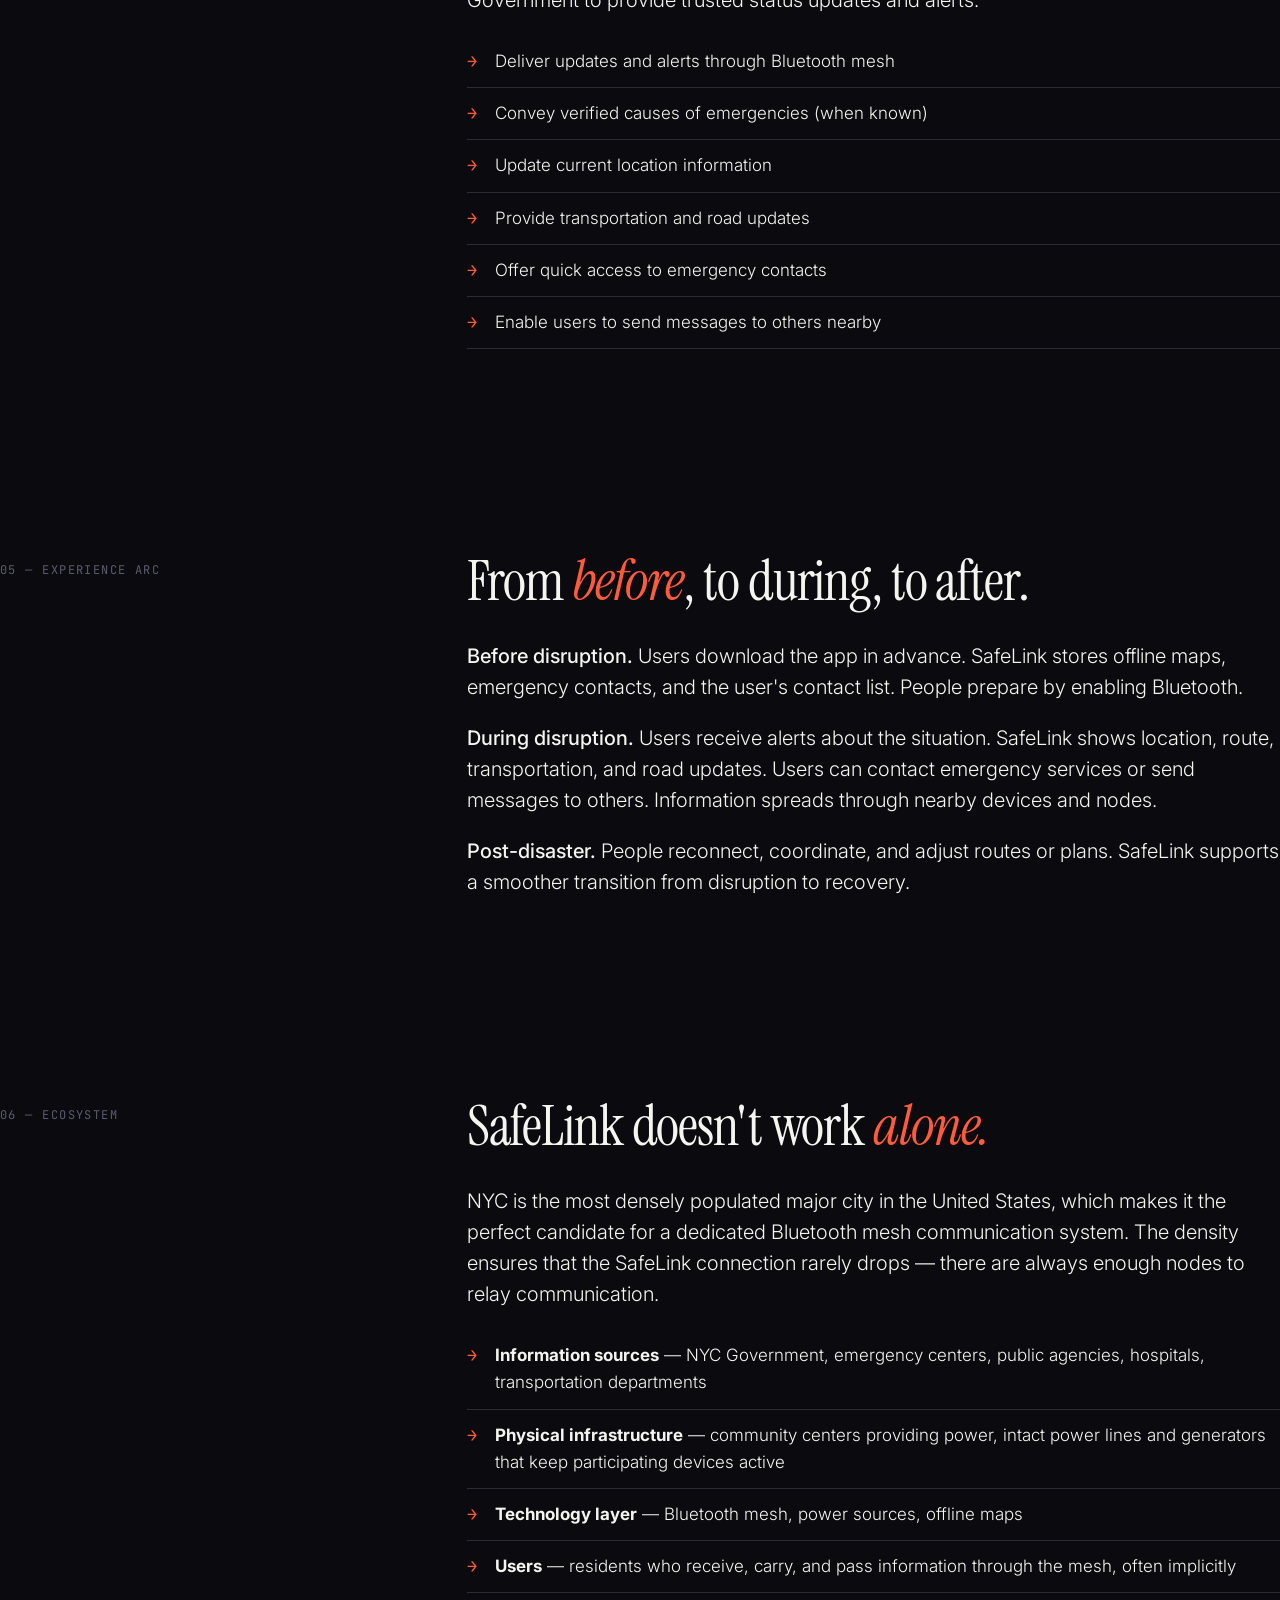
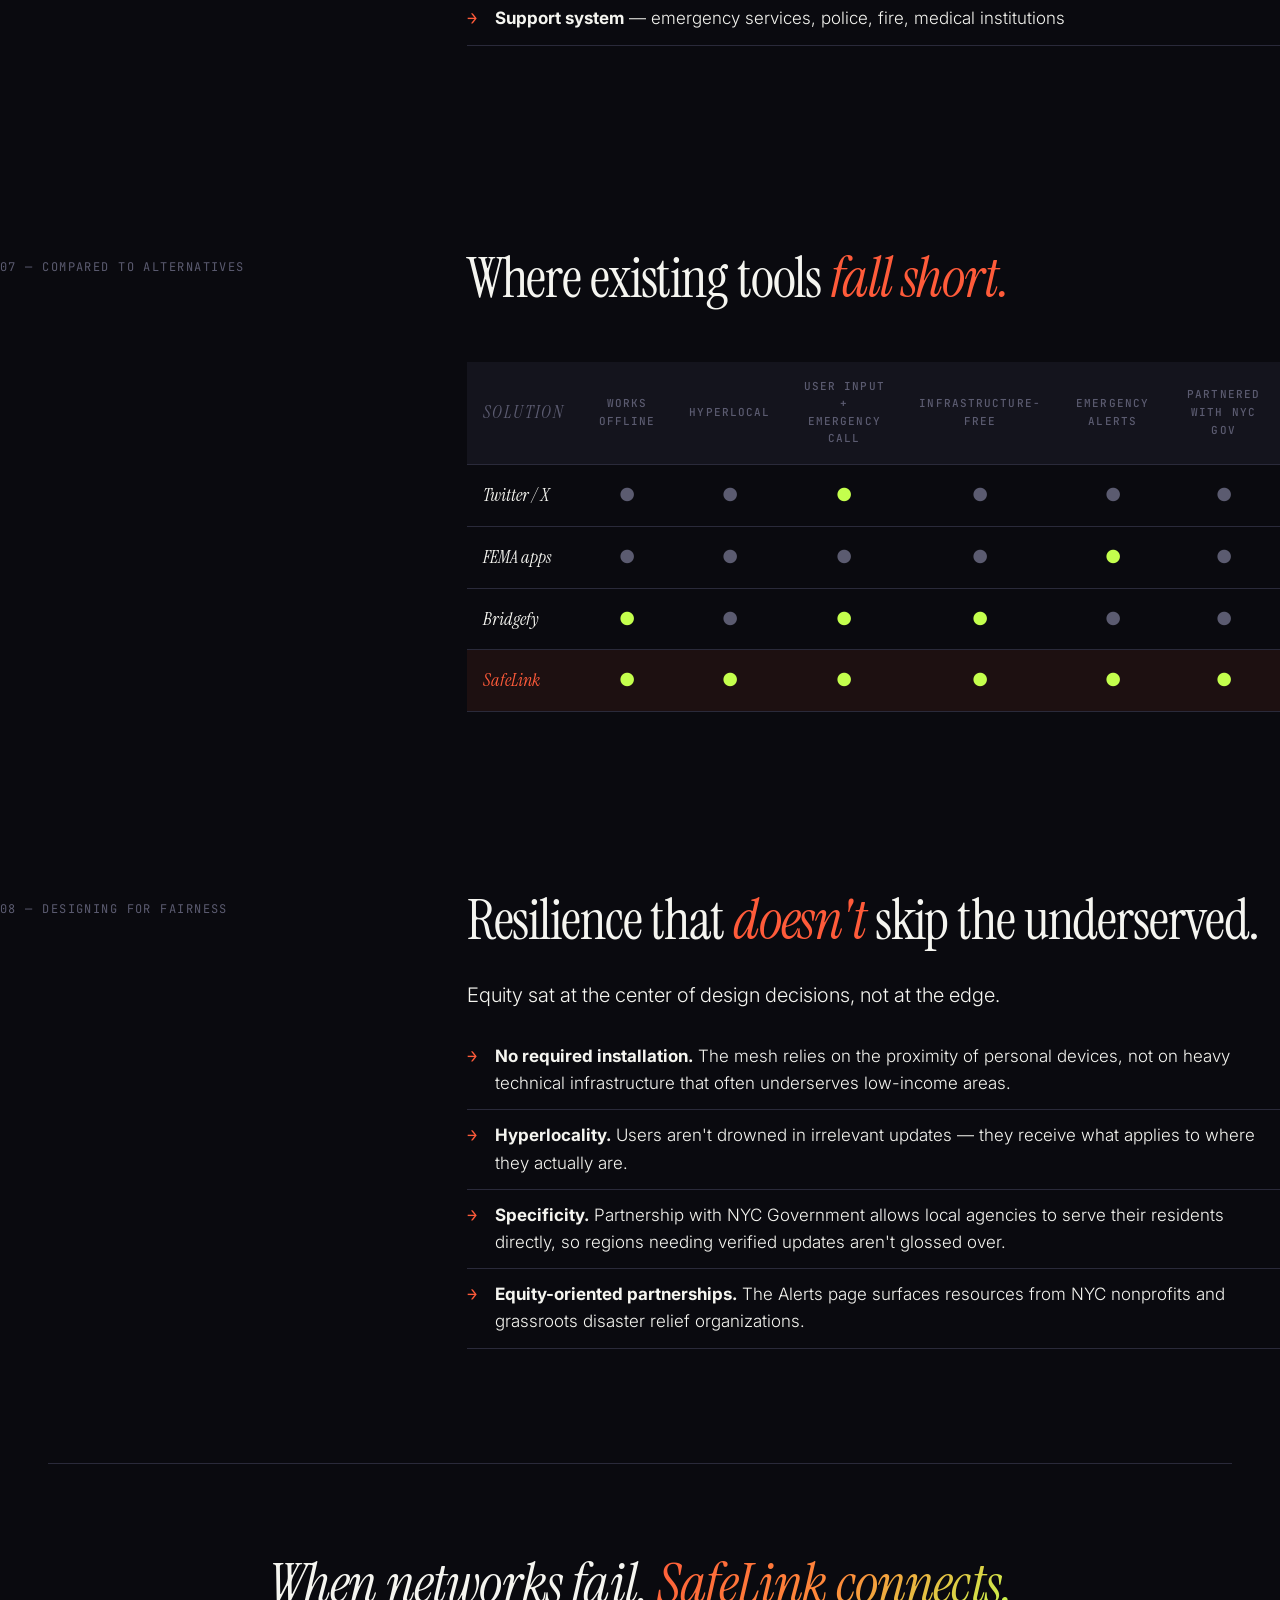
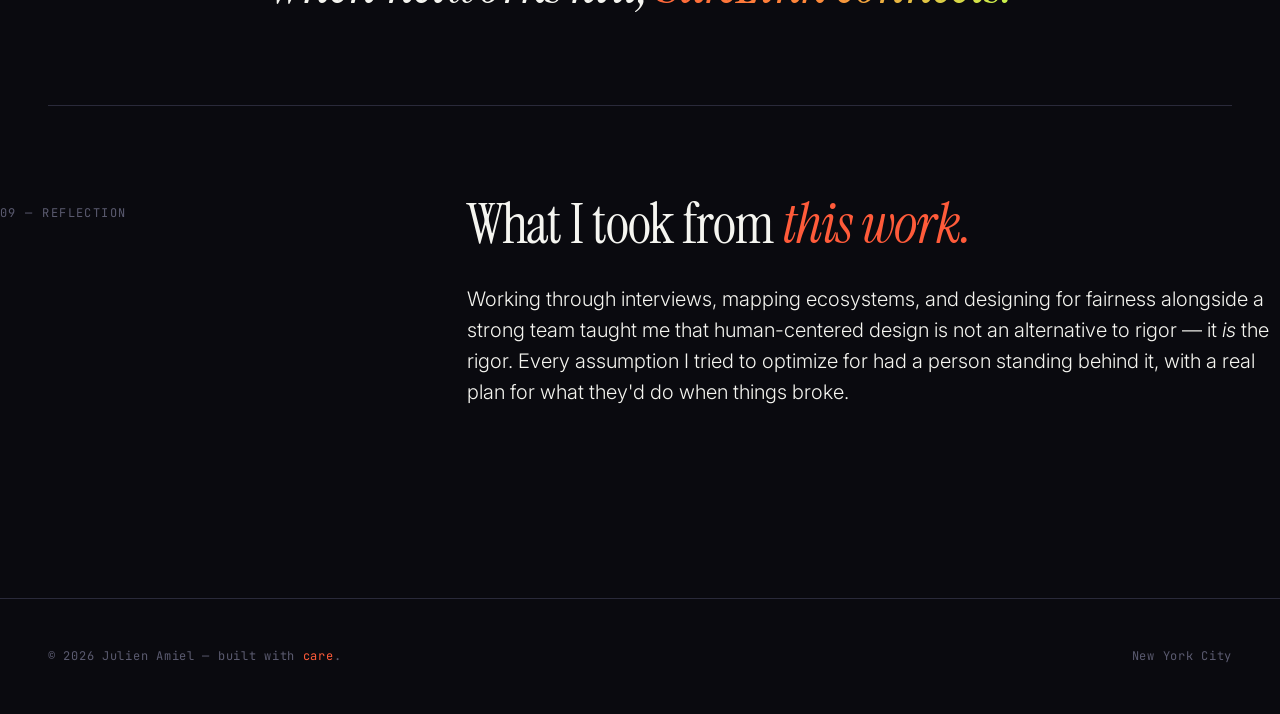
<file: safelink.html>
<!doctype html>
<html lang="en">
<head>
  <meta charset="utf-8">
  <meta name="viewport" content="width=device-width, initial-scale=1">
  <title>SafeLink — Julien Amiel</title>
  <meta name="description" content="SafeLink — a Bluetooth-mesh emergency communication app for NYC residents during cellular and internet failure. Case study by Julien Amiel.">
  <link rel="icon" href="logo.svg" type="image/svg+xml">
  <link rel="stylesheet" href="style.css">
</head>
<body>

<header class="nav">
  <a href="index.html" class="nav__logo" aria-label="Julien Amiel home">
    <svg viewBox="0 0 64 64" fill="none" aria-hidden="true">
      <rect x="2" y="2" width="60" height="60" rx="16" fill="#f5f5f0"/>
      <path d="M20 11 L42 11 L42 39 C42 48 36 54 29 54 C21 54 15 49 13 41 L21 38.5 C22 42 25 44.5 29 44.5 C33 44.5 34 43 34 39 L34 20 L20 20 Z" fill="#ff5b3a"/>
      <circle cx="51" cy="15" r="7" fill="#0a0a0f"/>
    </svg>
    <span>Julien Amiel</span>
  </a>
  <nav class="nav__links">
    <a href="index.html" class="nav__link">index</a>
    <a href="about.html" class="nav__link">about</a>
    <a href="projects.html" class="nav__link">projects</a>
    <a href="safelink.html" class="nav__link" aria-current="page">safelink</a>
    <a href="contact.html" class="nav__link">contact</a>
  </nav>
</header>

<main>
  <section class="case-hero container">
    <p class="case-hero__tag">Case Study · Human-Centered Design & Innovation</p>
    <h1 class="case-hero__title">
      Safe<em>Link.</em>
    </h1>
    <p class="case-hero__lede">
      An offline emergency communication app, powered by Bluetooth mesh,
      so NYC residents stay informed and connected when cellular and internet
      networks fail.
    </p>

    <div class="case-meta">
      <div class="case-meta__item">
        <span>Course</span>
        <p>HCDI — Columbia University</p>
      </div>
      <div class="case-meta__item">
        <span>Team</span>
        <p>Section 2 · Team 10</p>
      </div>
      <div class="case-meta__item">
        <span>Year</span>
        <p>2025</p>
      </div>
      <div class="case-meta__item">
        <span>Role</span>
        <p>Research, design, system modeling</p>
      </div>
    </div>
  </section>

  <section class="case-section container">
    <div class="case-grid">
      <p class="case-grid__label">01 — The problem</p>
      <div class="case-grid__body">
        <h2>Communication breaks <em>before</em> infrastructure does.</h2>
        <p>
          NYC depends on interconnected digital systems for transit, navigation,
          payments, work, and contacting one another. When internet or cellular
          networks fail — through floods, hurricanes, blackouts, or targeted attacks
          like the 2025 Secret Service-dismantled telecom plot —
          <strong>residents lose access to trusted information</strong>, route updates,
          emergency contacts, and ways to reach the people they care about.
        </p>
        <p>
          Weak analog backups and uneven preparedness make the disruption harder
          to manage. The result is uncertainty, slower decisions, and breakdown of
          coordination at the moments when it matters most.
        </p>
      </div>
    </div>
  </section>

  <section class="case-section container">
    <div class="case-grid">
      <p class="case-grid__label">02 — Design question</p>
      <div class="case-grid__body">
        <h2>How might we keep <em>trusted</em> communication moving when networks fail?</h2>
        <p>
          We framed our challenge around maintaining accessible, hyperlocal,
          actionable communication — not simply restoring signal, but restoring
          the <strong>trust and clarity</strong> that signal usually carries.
        </p>
      </div>
    </div>
  </section>

  <section class="container">
    <div class="pullquote">
      "People don't simply need <em>more information</em> during outages.<br>
      They need trusted, actionable communication delivered on predictable channels —<br>
      even when normal digital systems fail."
    </div>
  </section>

  <section class="case-section container">
    <div class="case-grid">
      <p class="case-grid__label">03 — The users</p>
      <div class="case-grid__body">
        <h2>Designed for the people most exposed.</h2>
        <ul>
          <li>NYC residents affected by internet and cellular failure (often a downstream consequence of a wider emergency)</li>
          <li>Commuters who depend on live transit and route information</li>
          <li>People trying to reach medical help, emergency centers, police, or fire services</li>
          <li>Residents trying to contact family, friends, or caregivers during disruption</li>
          <li>Users in dense, fast-moving areas where information needs to spread quickly across neighborhoods</li>
        </ul>
        <p>
          Stakeholders extend beyond residents to hospitals, urgent care centers, pharmacies,
          emergency services, community centers, and partnered government agencies that supply
          verified updates.
        </p>
      </div>
    </div>
  </section>

  <section class="case-section container">
    <div class="case-grid">
      <p class="case-grid__label">04 — Solution</p>
      <div class="case-grid__body">
        <h2>SafeLink — a <em>Bluetooth-mesh</em> platform.</h2>
        <p>
          SafeLink enables communication without internet during emergencies,
          partnered with NYC Government to provide trusted status updates and alerts.
        </p>
        <ul>
          <li>Deliver updates and alerts through Bluetooth mesh</li>
          <li>Convey verified causes of emergencies (when known)</li>
          <li>Update current location information</li>
          <li>Provide transportation and road updates</li>
          <li>Offer quick access to emergency contacts</li>
          <li>Enable users to send messages to others nearby</li>
        </ul>
      </div>
    </div>
  </section>

  <section class="case-section container">
    <div class="case-grid">
      <p class="case-grid__label">05 — Experience arc</p>
      <div class="case-grid__body">
        <h2>From <em>before</em>, to during, to after.</h2>
        <p><strong>Before disruption.</strong> Users download the app in advance. SafeLink stores offline maps, emergency contacts, and the user's contact list. People prepare by enabling Bluetooth.</p>
        <p><strong>During disruption.</strong> Users receive alerts about the situation. SafeLink shows location, route, transportation, and road updates. Users can contact emergency services or send messages to others. Information spreads through nearby devices and nodes.</p>
        <p><strong>Post-disaster.</strong> People reconnect, coordinate, and adjust routes or plans. SafeLink supports a smoother transition from disruption to recovery.</p>
      </div>
    </div>
  </section>

  <section class="case-section container">
    <div class="case-grid">
      <p class="case-grid__label">06 — Ecosystem</p>
      <div class="case-grid__body">
        <h2>SafeLink doesn't work <em>alone.</em></h2>
        <p>
          NYC is the most densely populated major city in the United States, which
          makes it the perfect candidate for a dedicated Bluetooth mesh communication
          system. The density ensures that the SafeLink connection rarely drops —
          there are always enough nodes to relay communication.
        </p>
        <ul>
          <li><strong>Information sources</strong> — NYC Government, emergency centers, public agencies, hospitals, transportation departments</li>
          <li><strong>Physical infrastructure</strong> — community centers providing power, intact power lines and generators that keep participating devices active</li>
          <li><strong>Technology layer</strong> — Bluetooth mesh, power sources, offline maps</li>
          <li><strong>Users</strong> — residents who receive, carry, and pass information through the mesh, often implicitly</li>
          <li><strong>Support system</strong> — emergency services, police, fire, medical institutions</li>
        </ul>
      </div>
    </div>
  </section>

  <section class="case-section container">
    <div class="case-grid">
      <p class="case-grid__label">07 — Compared to alternatives</p>
      <div class="case-grid__body">
        <h2>Where existing tools <em>fall short.</em></h2>
        <div class="compare-wrap">
          <table class="compare">
            <thead>
              <tr>
                <th>Solution</th>
                <th>Works offline</th>
                <th>Hyperlocal</th>
                <th>User input + emergency call</th>
                <th>Infrastructure-free</th>
                <th>Emergency alerts</th>
                <th>Partnered with NYC gov</th>
              </tr>
            </thead>
            <tbody>
              <tr>
                <td>Twitter / X</td>
                <td><span class="no">●</span></td><td><span class="no">●</span></td><td><span class="yes">●</span></td><td><span class="no">●</span></td><td><span class="no">●</span></td><td><span class="no">●</span></td>
              </tr>
              <tr>
                <td>FEMA apps</td>
                <td><span class="no">●</span></td><td><span class="no">●</span></td><td><span class="no">●</span></td><td><span class="no">●</span></td><td><span class="yes">●</span></td><td><span class="no">●</span></td>
              </tr>
              <tr>
                <td>Bridgefy</td>
                <td><span class="yes">●</span></td><td><span class="no">●</span></td><td><span class="yes">●</span></td><td><span class="yes">●</span></td><td><span class="no">●</span></td><td><span class="no">●</span></td>
              </tr>
              <tr class="highlight">
                <td>SafeLink</td>
                <td><span class="yes">●</span></td><td><span class="yes">●</span></td><td><span class="yes">●</span></td><td><span class="yes">●</span></td><td><span class="yes">●</span></td><td><span class="yes">●</span></td>
              </tr>
            </tbody>
          </table>
        </div>
      </div>
    </div>
  </section>

  <section class="case-section container">
    <div class="case-grid">
      <p class="case-grid__label">08 — Designing for fairness</p>
      <div class="case-grid__body">
        <h2>Resilience that <em>doesn't</em> skip the underserved.</h2>
        <p>Equity sat at the center of design decisions, not at the edge.</p>
        <ul>
          <li><strong>No required installation.</strong> The mesh relies on the proximity of personal devices, not on heavy technical infrastructure that often underserves low-income areas.</li>
          <li><strong>Hyperlocality.</strong> Users aren't drowned in irrelevant updates — they receive what applies to where they actually are.</li>
          <li><strong>Specificity.</strong> Partnership with NYC Government allows local agencies to serve their residents directly, so regions needing verified updates aren't glossed over.</li>
          <li><strong>Equity-oriented partnerships.</strong> The Alerts page surfaces resources from NYC nonprofits and grassroots disaster relief organizations.</li>
        </ul>
      </div>
    </div>
  </section>

  <section class="container">
    <div class="pullquote">
      When networks fail, <em>SafeLink connects.</em>
    </div>
  </section>

  <section class="case-section container">
    <div class="case-grid">
      <p class="case-grid__label">09 — Reflection</p>
      <div class="case-grid__body">
        <h2>What I took from <em>this work.</em></h2>
        <p>
          Working through interviews, mapping ecosystems, and designing for fairness alongside
          a strong team taught me that human-centered design is not an alternative to rigor —
          it <em>is</em> the rigor. Every assumption I tried to optimize for had a person
          standing behind it, with a real plan for what they'd do when things broke.
        </p>
      </div>
    </div>
  </section>
</main>

<footer class="footer">
  <div class="container footer__inner">
    <p class="footer__copyright">© 2026 Julien Amiel — built with <em>care</em>.</p>
    <p>New York City</p>
  </div>
</footer>

</body>
</html>
</file>
<file: style.css>
/* =========================================================
   Julien Amiel — Portfolio
   Bold & modern dark aesthetic
   ========================================================= */

@import url('https://fonts.googleapis.com/css2?family=Instrument+Serif:ital@0;1&family=Inter:wght@300;400;500;600;700&family=JetBrains+Mono:wght@400;500&display=swap');

:root {
  --bg: #0a0a0f;
  --bg-elev: #14141d;
  --bg-elev-2: #1c1c28;
  --line: #2a2a3a;
  --text: #f5f5f0;
  --text-dim: #9a9aae;
  --text-faint: #5b5b70;
  --accent: #ff5b3a;          /* warm coral */
  --accent-2: #c4ff4d;         /* lime */
  --accent-3: #7d6cff;         /* violet */
  --grad: linear-gradient(135deg, var(--accent) 0%, #ff8a3a 50%, var(--accent-2) 100%);
  --serif: 'Instrument Serif', 'Times New Roman', serif;
  --sans: 'Inter', system-ui, -apple-system, sans-serif;
  --mono: 'JetBrains Mono', 'SF Mono', monospace;
  --radius: 18px;
  --maxw: 1280px;
  --ease: cubic-bezier(.25, .8, .25, 1);
}

* { box-sizing: border-box; margin: 0; padding: 0; }

html { scroll-behavior: smooth; }

body {
  background: var(--bg);
  color: var(--text);
  font-family: var(--sans);
  font-size: 16px;
  line-height: 1.6;
  -webkit-font-smoothing: antialiased;
  overflow-x: hidden;
  min-height: 100vh;
}

/* Animated grain / vignette overlay */
body::before {
  content: "";
  position: fixed;
  inset: 0;
  pointer-events: none;
  background:
    radial-gradient(ellipse at top left, rgba(255, 91, 58, .08), transparent 50%),
    radial-gradient(ellipse at bottom right, rgba(125, 108, 255, .08), transparent 50%);
  z-index: 0;
}

body::after {
  content: "";
  position: fixed;
  inset: 0;
  pointer-events: none;
  background-image: url("data:image/svg+xml;utf8,<svg xmlns='http://www.w3.org/2000/svg' width='200' height='200'><filter id='n'><feTurbulence type='fractalNoise' baseFrequency='0.9' numOctaves='2'/><feColorMatrix values='0 0 0 0 0  0 0 0 0 0  0 0 0 0 0  0 0 0 0.04 0'/></filter><rect width='100%' height='100%' filter='url(%23n)'/></svg>");
  z-index: 1;
  opacity: .6;
  mix-blend-mode: overlay;
}

main, header, footer { position: relative; z-index: 2; }

a { color: inherit; text-decoration: none; }

img, svg { max-width: 100%; display: block; }

/* ==================== NAV ==================== */
.nav {
  position: sticky;
  top: 0;
  z-index: 100;
  display: flex;
  align-items: center;
  justify-content: space-between;
  padding: 22px clamp(20px, 4vw, 48px);
  backdrop-filter: blur(14px);
  -webkit-backdrop-filter: blur(14px);
  background: rgba(10, 10, 15, .65);
  border-bottom: 1px solid rgba(255, 255, 255, .04);
}

.nav__logo {
  display: flex;
  align-items: center;
  gap: 12px;
  font-family: var(--serif);
  font-size: 24px;
  letter-spacing: -.01em;
  color: var(--text);
  transition: opacity .3s var(--ease);
}
.nav__logo:hover { opacity: .8; }
.nav__logo svg { width: 36px; height: 36px; color: var(--text); }

.nav__links {
  display: flex;
  gap: clamp(18px, 3vw, 36px);
  align-items: center;
}

.nav__link {
  font-family: var(--mono);
  font-size: 13px;
  letter-spacing: .04em;
  text-transform: lowercase;
  color: var(--text-dim);
  position: relative;
  padding: 6px 0;
  transition: color .3s var(--ease);
}
.nav__link::after {
  content: "";
  position: absolute;
  left: 0;
  bottom: 0;
  height: 1px;
  width: 0;
  background: var(--accent);
  transition: width .3s var(--ease);
}
.nav__link:hover, .nav__link[aria-current="page"] { color: var(--text); }
.nav__link:hover::after, .nav__link[aria-current="page"]::after { width: 100%; }

/* ==================== LAYOUT ==================== */
.container {
  max-width: var(--maxw);
  margin: 0 auto;
  padding: 0 clamp(20px, 4vw, 48px);
}

section { padding: clamp(60px, 10vh, 120px) 0; }

/* ==================== HERO ==================== */
.hero {
  min-height: 88vh;
  display: flex;
  flex-direction: column;
  justify-content: center;
  position: relative;
  padding: clamp(40px, 8vh, 80px) 0;
}

.hero__eyebrow {
  font-family: var(--mono);
  font-size: 13px;
  letter-spacing: .12em;
  text-transform: uppercase;
  color: var(--accent);
  margin-bottom: 32px;
  display: flex;
  align-items: center;
  gap: 12px;
}
.hero__eyebrow::before {
  content: "";
  width: 32px;
  height: 1px;
  background: var(--accent);
}

.hero__title {
  font-family: var(--serif);
  font-size: clamp(56px, 13vw, 200px);
  line-height: .92;
  letter-spacing: -.03em;
  font-weight: 400;
  margin-bottom: 24px;
}
.hero__title em {
  font-style: italic;
  background: var(--grad);
  -webkit-background-clip: text;
  background-clip: text;
  color: transparent;
}

.hero__sub {
  font-size: clamp(18px, 2.2vw, 28px);
  color: var(--text-dim);
  max-width: 720px;
  line-height: 1.45;
  margin-bottom: 48px;
  font-weight: 300;
}
.hero__sub strong { color: var(--text); font-weight: 500; }

.hero__cta {
  display: flex;
  gap: 16px;
  flex-wrap: wrap;
}

.btn {
  display: inline-flex;
  align-items: center;
  gap: 10px;
  padding: 16px 28px;
  border-radius: 999px;
  font-family: var(--mono);
  font-size: 13px;
  letter-spacing: .06em;
  text-transform: uppercase;
  border: 1px solid var(--line);
  background: transparent;
  color: var(--text);
  cursor: pointer;
  transition: all .35s var(--ease);
  position: relative;
  overflow: hidden;
}
.btn:hover {
  background: var(--text);
  color: var(--bg);
  border-color: var(--text);
  transform: translateY(-2px);
}
.btn--primary {
  background: var(--accent);
  border-color: var(--accent);
  color: var(--bg);
}
.btn--primary:hover {
  background: var(--text);
  border-color: var(--text);
  color: var(--bg);
}
.btn .arrow {
  display: inline-block;
  transition: transform .3s var(--ease);
}
.btn:hover .arrow { transform: translateX(4px); }

/* Marquee under hero */
.marquee {
  border-top: 1px solid var(--line);
  border-bottom: 1px solid var(--line);
  overflow: hidden;
  padding: 22px 0;
  margin: 0;
  background: rgba(20, 20, 29, .4);
}
.marquee__track {
  display: flex;
  gap: 64px;
  animation: scroll 32s linear infinite;
  white-space: nowrap;
  width: max-content;
}
.marquee__item {
  font-family: var(--serif);
  font-size: clamp(20px, 3vw, 32px);
  font-style: italic;
  color: var(--text-dim);
  display: flex;
  align-items: center;
  gap: 64px;
}
.marquee__item::after {
  content: "✦";
  color: var(--accent);
  font-style: normal;
  font-size: 14px;
}
@keyframes scroll {
  from { transform: translateX(0); }
  to { transform: translateX(-50%); }
}

/* ==================== SECTION HEADERS ==================== */
.section-head {
  display: flex;
  align-items: baseline;
  gap: 24px;
  margin-bottom: 56px;
  flex-wrap: wrap;
}
.section-head__num {
  font-family: var(--mono);
  font-size: 13px;
  color: var(--text-faint);
  letter-spacing: .1em;
}
.section-head__title {
  font-family: var(--serif);
  font-size: clamp(40px, 7vw, 88px);
  line-height: 1;
  font-weight: 400;
  letter-spacing: -.02em;
}
.section-head__title em {
  font-style: italic;
  color: var(--accent);
}

/* ==================== PROJECT CARD ==================== */
.project-card {
  display: grid;
  grid-template-columns: 1fr 1fr;
  gap: 60px;
  align-items: center;
  padding: 48px;
  background: var(--bg-elev);
  border: 1px solid var(--line);
  border-radius: var(--radius);
  position: relative;
  overflow: hidden;
  transition: all .5s var(--ease);
}
.project-card:hover {
  border-color: rgba(255, 91, 58, .4);
  transform: translateY(-4px);
}
.project-card::before {
  content: "";
  position: absolute;
  top: 0; left: 0; right: 0;
  height: 1px;
  background: var(--grad);
  opacity: 0;
  transition: opacity .4s var(--ease);
}
.project-card:hover::before { opacity: 1; }

.project-card__visual {
  aspect-ratio: 4 / 3;
  border-radius: 12px;
  background: linear-gradient(135deg, #1c1c28 0%, #14141d 100%);
  position: relative;
  overflow: hidden;
  display: flex;
  align-items: center;
  justify-content: center;
}

.project-card__tag {
  display: inline-block;
  font-family: var(--mono);
  font-size: 11px;
  letter-spacing: .12em;
  text-transform: uppercase;
  color: var(--accent);
  padding: 6px 12px;
  border: 1px solid var(--accent);
  border-radius: 999px;
  margin-bottom: 20px;
}

.project-card__title {
  font-family: var(--serif);
  font-size: clamp(36px, 5vw, 56px);
  line-height: 1;
  font-weight: 400;
  margin-bottom: 16px;
  letter-spacing: -.02em;
}

.project-card__desc {
  color: var(--text-dim);
  font-size: 16px;
  margin-bottom: 24px;
  line-height: 1.6;
}

.project-card__meta {
  display: flex;
  gap: 24px;
  margin-bottom: 28px;
  font-family: var(--mono);
  font-size: 12px;
  color: var(--text-faint);
  letter-spacing: .06em;
  text-transform: uppercase;
}

@media (max-width: 880px) {
  .project-card { grid-template-columns: 1fr; padding: 28px; gap: 32px; }
}

/* ==================== ABOUT ==================== */
.about {
  display: grid;
  grid-template-columns: 240px 1fr;
  gap: 64px;
  align-items: start;
}
.about__photo {
  position: sticky;
  top: 100px;
  border-radius: var(--radius);
  overflow: hidden;
  aspect-ratio: 4 / 5;
  background: var(--bg-elev);
  border: 1px solid var(--line);
  max-width: 240px;
}
.about__photo img {
  width: 100%;
  height: 100%;
  object-fit: cover;
  filter: grayscale(1) contrast(1.08) brightness(.98);
  transition: filter .6s var(--ease);
}
.about__photo:hover img { filter: grayscale(1) contrast(1.12) brightness(1); }

.about__body p {
  font-size: clamp(18px, 1.8vw, 22px);
  line-height: 1.55;
  color: var(--text);
  font-weight: 300;
  margin-bottom: 28px;
}
.about__body p strong { font-weight: 500; }
.about__body p em {
  font-family: var(--serif);
  font-style: italic;
  color: var(--accent);
  font-weight: 400;
}

.about__list {
  list-style: none;
  margin-top: 48px;
  border-top: 1px solid var(--line);
}
.about__list li {
  display: grid;
  grid-template-columns: 140px 1fr;
  gap: 24px;
  padding: 22px 0;
  border-bottom: 1px solid var(--line);
  align-items: baseline;
}
.about__list li > span:first-child {
  font-family: var(--mono);
  font-size: 12px;
  text-transform: uppercase;
  letter-spacing: .1em;
  color: var(--text-faint);
}
.about__list li > div {
  font-size: 17px;
  color: var(--text);
}
.about__list li > div small {
  display: block;
  color: var(--text-dim);
  font-size: 14px;
  margin-top: 4px;
}

@media (max-width: 880px) {
  .about { grid-template-columns: 1fr; gap: 40px; }
  .about__photo { position: static; max-width: 220px; }
  .about__list li { grid-template-columns: 1fr; gap: 4px; }
}

/* ==================== CASE STUDY (SafeLink) ==================== */
.case-hero {
  padding: clamp(60px, 12vh, 140px) 0 clamp(60px, 10vh, 100px);
  border-bottom: 1px solid var(--line);
}
.case-hero__tag {
  font-family: var(--mono);
  font-size: 13px;
  color: var(--accent);
  letter-spacing: .12em;
  text-transform: uppercase;
  margin-bottom: 32px;
}
.case-hero__title {
  font-family: var(--serif);
  font-size: clamp(56px, 12vw, 180px);
  line-height: .9;
  font-weight: 400;
  letter-spacing: -.03em;
  margin-bottom: 32px;
}
.case-hero__title em { font-style: italic; color: var(--accent); }

.case-hero__lede {
  font-size: clamp(20px, 2.4vw, 30px);
  color: var(--text-dim);
  max-width: 820px;
  line-height: 1.4;
  font-weight: 300;
  margin-bottom: 56px;
}

.case-meta {
  display: grid;
  grid-template-columns: repeat(4, 1fr);
  gap: 32px;
  padding-top: 40px;
  border-top: 1px solid var(--line);
}
.case-meta__item span {
  display: block;
  font-family: var(--mono);
  font-size: 11px;
  letter-spacing: .12em;
  text-transform: uppercase;
  color: var(--text-faint);
  margin-bottom: 10px;
}
.case-meta__item p {
  font-size: 16px;
  color: var(--text);
  line-height: 1.4;
}
@media (max-width: 720px) {
  .case-meta { grid-template-columns: repeat(2, 1fr); gap: 28px; }
}

.case-section { padding: clamp(60px, 10vh, 100px) 0; }

.case-section h2 {
  font-family: var(--serif);
  font-size: clamp(32px, 5vw, 56px);
  font-weight: 400;
  letter-spacing: -.02em;
  margin-bottom: 32px;
  line-height: 1;
}
.case-section h2 em { color: var(--accent); font-style: italic; }

.case-grid {
  display: grid;
  grid-template-columns: 1fr 2fr;
  gap: 60px;
}
.case-grid__label {
  font-family: var(--mono);
  font-size: 12px;
  letter-spacing: .12em;
  text-transform: uppercase;
  color: var(--text-faint);
  padding-top: 8px;
}
.case-grid__body p {
  font-size: clamp(17px, 1.6vw, 20px);
  line-height: 1.55;
  color: var(--text);
  margin-bottom: 20px;
  font-weight: 300;
}
.case-grid__body p strong { font-weight: 500; color: var(--text); }
.case-grid__body ul {
  list-style: none;
  margin: 16px 0 24px;
}
.case-grid__body ul li {
  font-size: 17px;
  color: var(--text);
  padding: 12px 0 12px 28px;
  position: relative;
  border-bottom: 1px solid var(--line);
  font-weight: 300;
}
.case-grid__body ul li::before {
  content: "→";
  position: absolute;
  left: 0;
  color: var(--accent);
  font-family: var(--mono);
}
@media (max-width: 880px) {
  .case-grid { grid-template-columns: 1fr; gap: 24px; }
}

/* Comparison table */
.compare {
  width: 100%;
  border-collapse: collapse;
  margin-top: 24px;
  font-size: 14px;
}
.compare th, .compare td {
  padding: 16px;
  text-align: center;
  border-bottom: 1px solid var(--line);
}
.compare th {
  font-family: var(--mono);
  font-size: 11px;
  letter-spacing: .1em;
  text-transform: uppercase;
  color: var(--text-faint);
  font-weight: 500;
  background: var(--bg-elev);
}
.compare th:first-child, .compare td:first-child {
  text-align: left;
  font-family: var(--serif);
  font-size: 18px;
  font-style: italic;
}
.compare tr.highlight { background: rgba(255, 91, 58, .08); }
.compare tr.highlight td:first-child { color: var(--accent); }
.compare .yes { color: var(--accent-2); font-size: 18px; }
.compare .no { color: var(--text-faint); font-size: 18px; }

.compare-wrap { overflow-x: auto; }

/* Pillars grid */
.pillars {
  display: grid;
  grid-template-columns: repeat(2, 1fr);
  gap: 24px;
}
.pillar {
  padding: 32px;
  background: var(--bg-elev);
  border: 1px solid var(--line);
  border-radius: var(--radius);
  transition: all .35s var(--ease);
}
.pillar:hover {
  border-color: rgba(255, 91, 58, .4);
  transform: translateY(-3px);
}
.pillar__num {
  font-family: var(--serif);
  font-style: italic;
  font-size: 36px;
  color: var(--accent);
  margin-bottom: 16px;
  line-height: 1;
}
.pillar h3 {
  font-family: var(--serif);
  font-size: 24px;
  font-weight: 400;
  margin-bottom: 12px;
  letter-spacing: -.01em;
}
.pillar p {
  color: var(--text-dim);
  font-size: 15px;
  line-height: 1.55;
  font-weight: 300;
}
@media (max-width: 720px) {
  .pillars { grid-template-columns: 1fr; }
}

/* Pull quote */
.pullquote {
  font-family: var(--serif);
  font-size: clamp(28px, 4.5vw, 56px);
  line-height: 1.1;
  font-style: italic;
  letter-spacing: -.015em;
  text-align: center;
  padding: clamp(60px, 10vh, 120px) 0;
  border-top: 1px solid var(--line);
  border-bottom: 1px solid var(--line);
  color: var(--text);
}
.pullquote em {
  background: var(--grad);
  -webkit-background-clip: text;
  background-clip: text;
  color: transparent;
  font-style: italic;
}

/* ==================== CONTACT ==================== */
.contact {
  min-height: 78vh;
  display: flex;
  flex-direction: column;
  justify-content: center;
}
.contact__title {
  font-family: var(--serif);
  font-size: clamp(72px, 16vw, 240px);
  line-height: .85;
  font-weight: 400;
  letter-spacing: -.04em;
  margin-bottom: 56px;
}
.contact__title em {
  font-style: italic;
  background: var(--grad);
  -webkit-background-clip: text;
  background-clip: text;
  color: transparent;
}

.contact__list {
  list-style: none;
  border-top: 1px solid var(--line);
}
.contact__list li {
  border-bottom: 1px solid var(--line);
}
.contact__list a {
  display: flex;
  align-items: center;
  justify-content: space-between;
  padding: 32px 0;
  font-family: var(--serif);
  font-size: clamp(28px, 5vw, 48px);
  font-weight: 400;
  transition: all .4s var(--ease);
  color: var(--text);
  letter-spacing: -.01em;
}
.contact__list a:hover {
  padding-left: 24px;
  color: var(--accent);
}
.contact__list a small {
  font-family: var(--mono);
  font-size: 13px;
  color: var(--text-faint);
  letter-spacing: .08em;
  text-transform: uppercase;
  font-weight: 400;
}
.contact__list a .arrow {
  font-family: var(--sans);
  font-size: 28px;
  transition: transform .4s var(--ease);
}
.contact__list a:hover .arrow { transform: translate(8px, -8px) rotate(-15deg); color: var(--accent); }

/* ==================== FOOTER ==================== */
.footer {
  border-top: 1px solid var(--line);
  padding: 48px 0;
  margin-top: 80px;
}
.footer__inner {
  display: flex;
  align-items: center;
  justify-content: space-between;
  gap: 24px;
  flex-wrap: wrap;
}
.footer p {
  font-family: var(--mono);
  font-size: 12px;
  color: var(--text-faint);
  letter-spacing: .06em;
}
.footer__copyright em {
  color: var(--accent);
  font-style: normal;
}

/* ==================== UTILITIES ==================== */
.fade-in {
  opacity: 0;
  transform: translateY(20px);
  animation: fade .9s var(--ease) forwards;
}
.fade-in.delay-1 { animation-delay: .1s; }
.fade-in.delay-2 { animation-delay: .2s; }
.fade-in.delay-3 { animation-delay: .3s; }
.fade-in.delay-4 { animation-delay: .4s; }
@keyframes fade {
  to { opacity: 1; transform: translateY(0); }
}

/* SafeLink mock visualization on home card */
.safelink-mock {
  width: 100%;
  height: 100%;
  position: relative;
  display: flex;
  align-items: center;
  justify-content: center;
}
.safelink-mock svg { width: 80%; height: auto; }

/* Responsive nav */
@media (max-width: 600px) {
  .nav__logo span { display: none; }
  .nav__links { gap: 16px; }
  .nav__link { font-size: 12px; }
}
</file>
